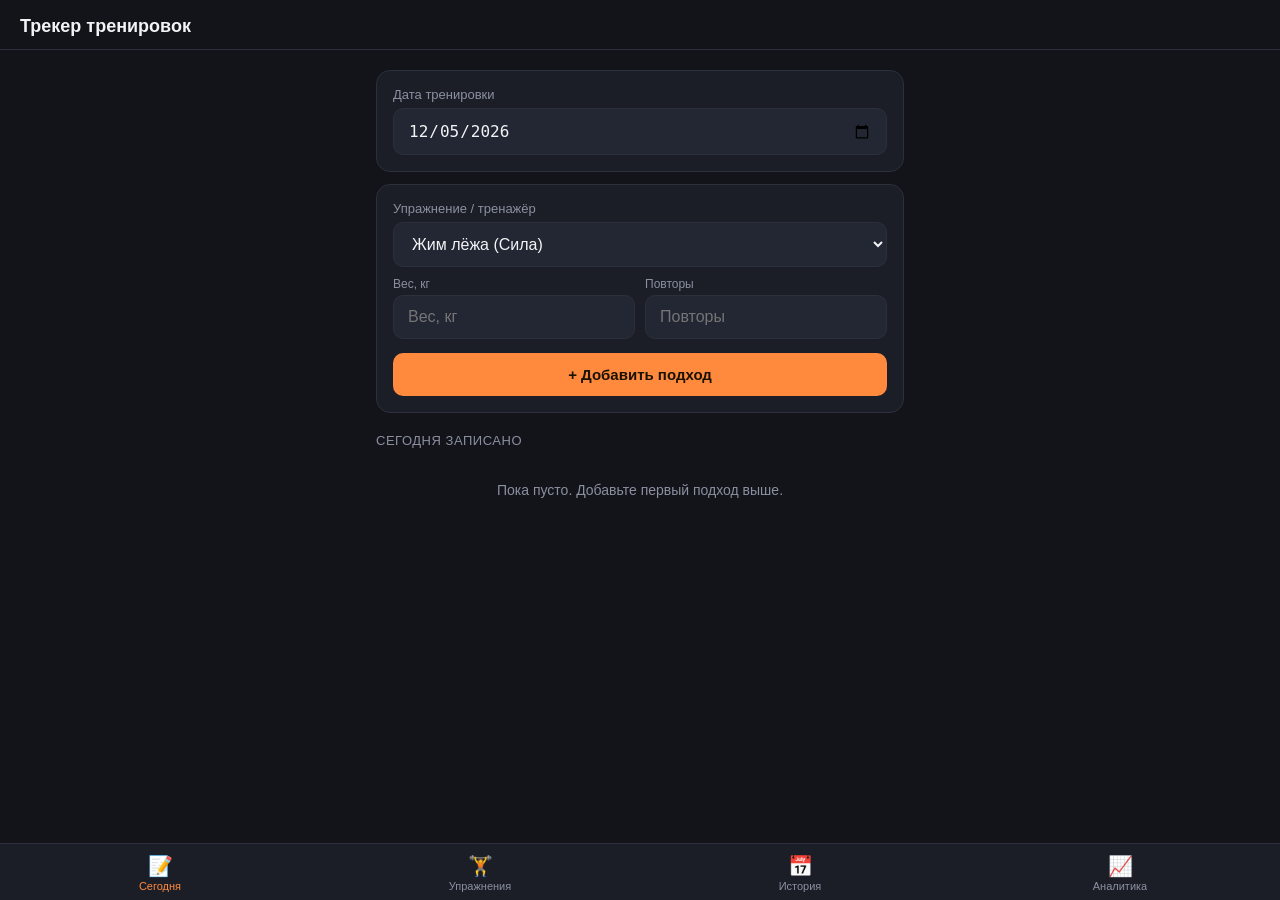
<file: workout/index.html>
<!DOCTYPE html>
<html lang="ru">
<head>
  <meta charset="UTF-8">
  <meta name="viewport" content="width=device-width, initial-scale=1.0, viewport-fit=cover">
  <title>Трекер тренировок</title>
  <meta name="description" content="Личный трекер тренировок: упражнения, веса, история и аналитика прогресса.">
  <meta name="theme-color" content="#12141a">
  <link rel="manifest" href="manifest.json">
  <link rel="icon" href="icon.svg" type="image/svg+xml">
  <link rel="apple-touch-icon" href="icon.svg">
  <link rel="stylesheet" href="styles.css">
</head>
<body>
  <header class="app-header">
    <h1>Трекер тренировок</h1>
  </header>

  <main class="app-main">
    <section id="panel-log" class="tab-panel active"></section>
    <section id="panel-library" class="tab-panel"></section>
    <section id="panel-history" class="tab-panel"></section>
    <section id="panel-analytics" class="tab-panel"></section>
  </main>

  <nav class="bottom-nav">
    <button class="nav-btn active" data-tab="log">
      <span class="nav-icon">📝</span>
      <span>Сегодня</span>
    </button>
    <button class="nav-btn" data-tab="library">
      <span class="nav-icon">🏋️</span>
      <span>Упражнения</span>
    </button>
    <button class="nav-btn" data-tab="history">
      <span class="nav-icon">📅</span>
      <span>История</span>
    </button>
    <button class="nav-btn" data-tab="analytics">
      <span class="nav-icon">📈</span>
      <span>Аналитика</span>
    </button>
  </nav>

  <script src="app.js"></script>
</body>
</html>
</file>
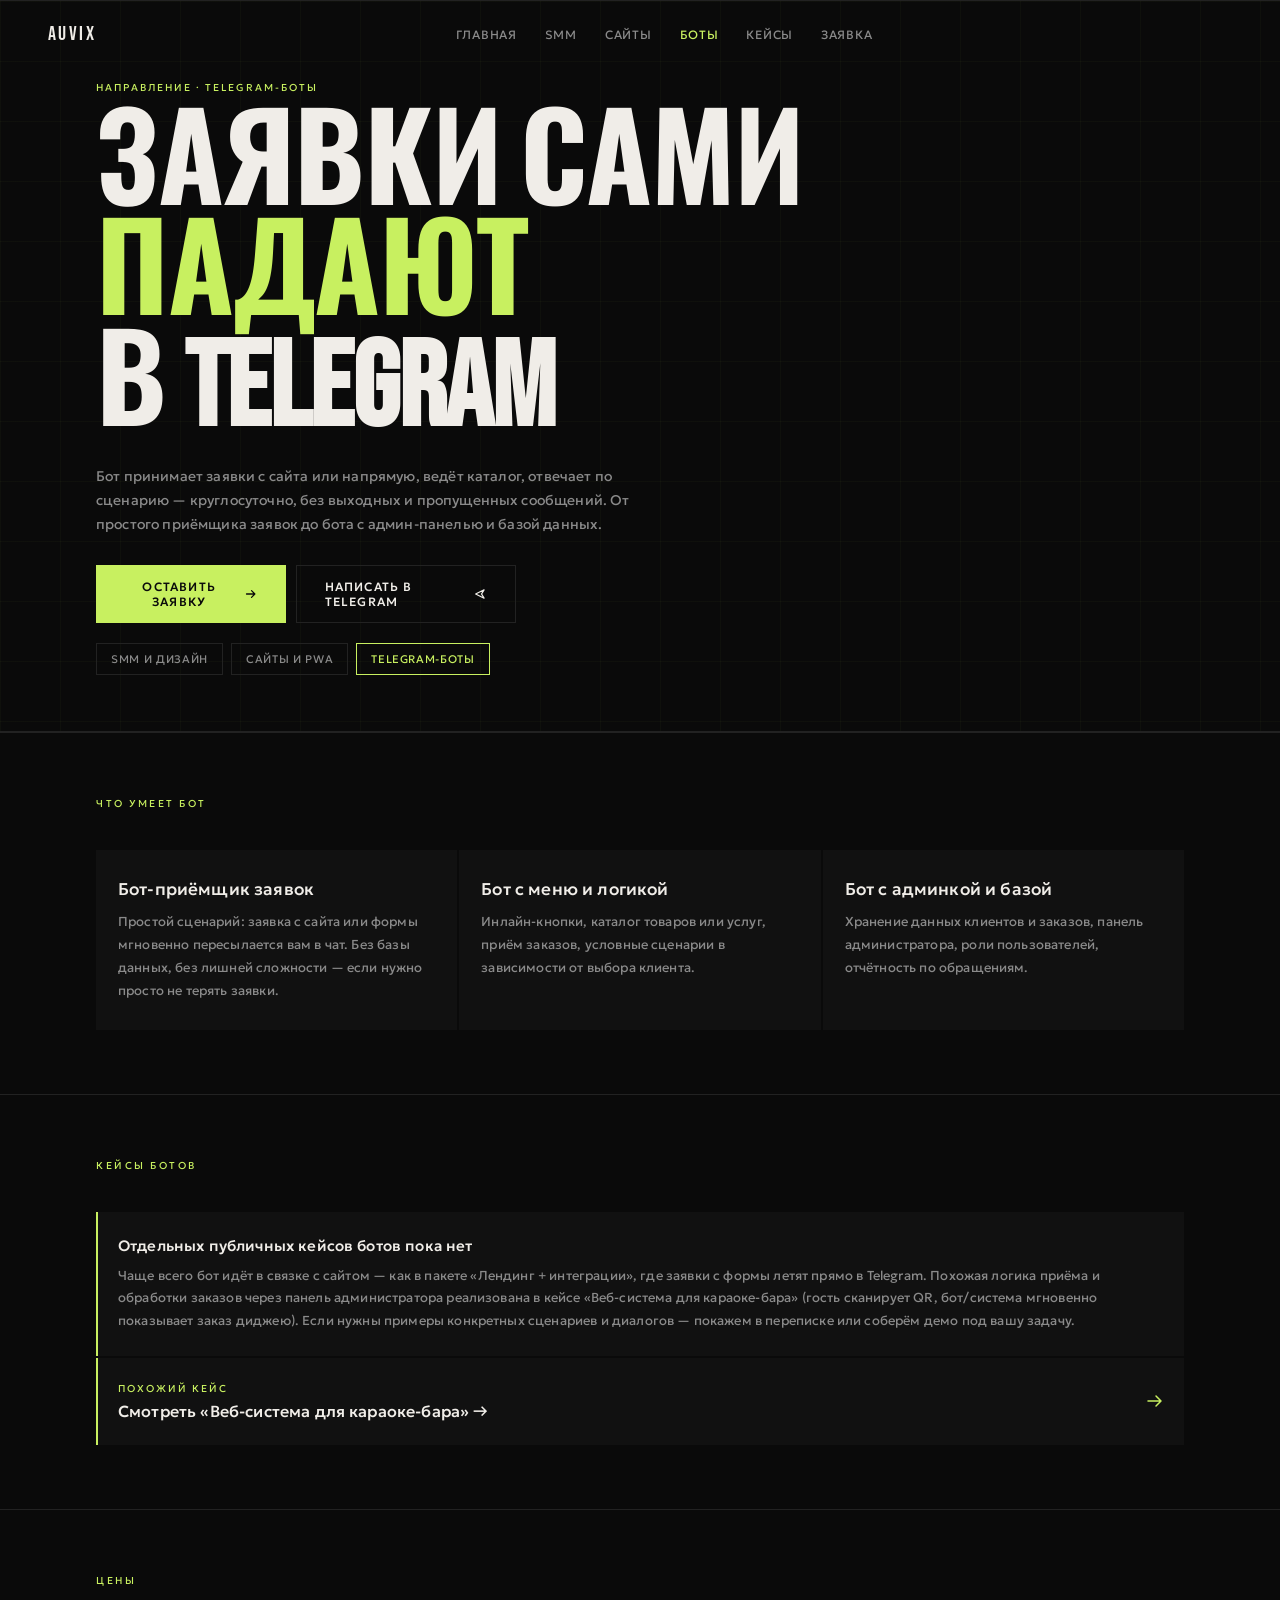
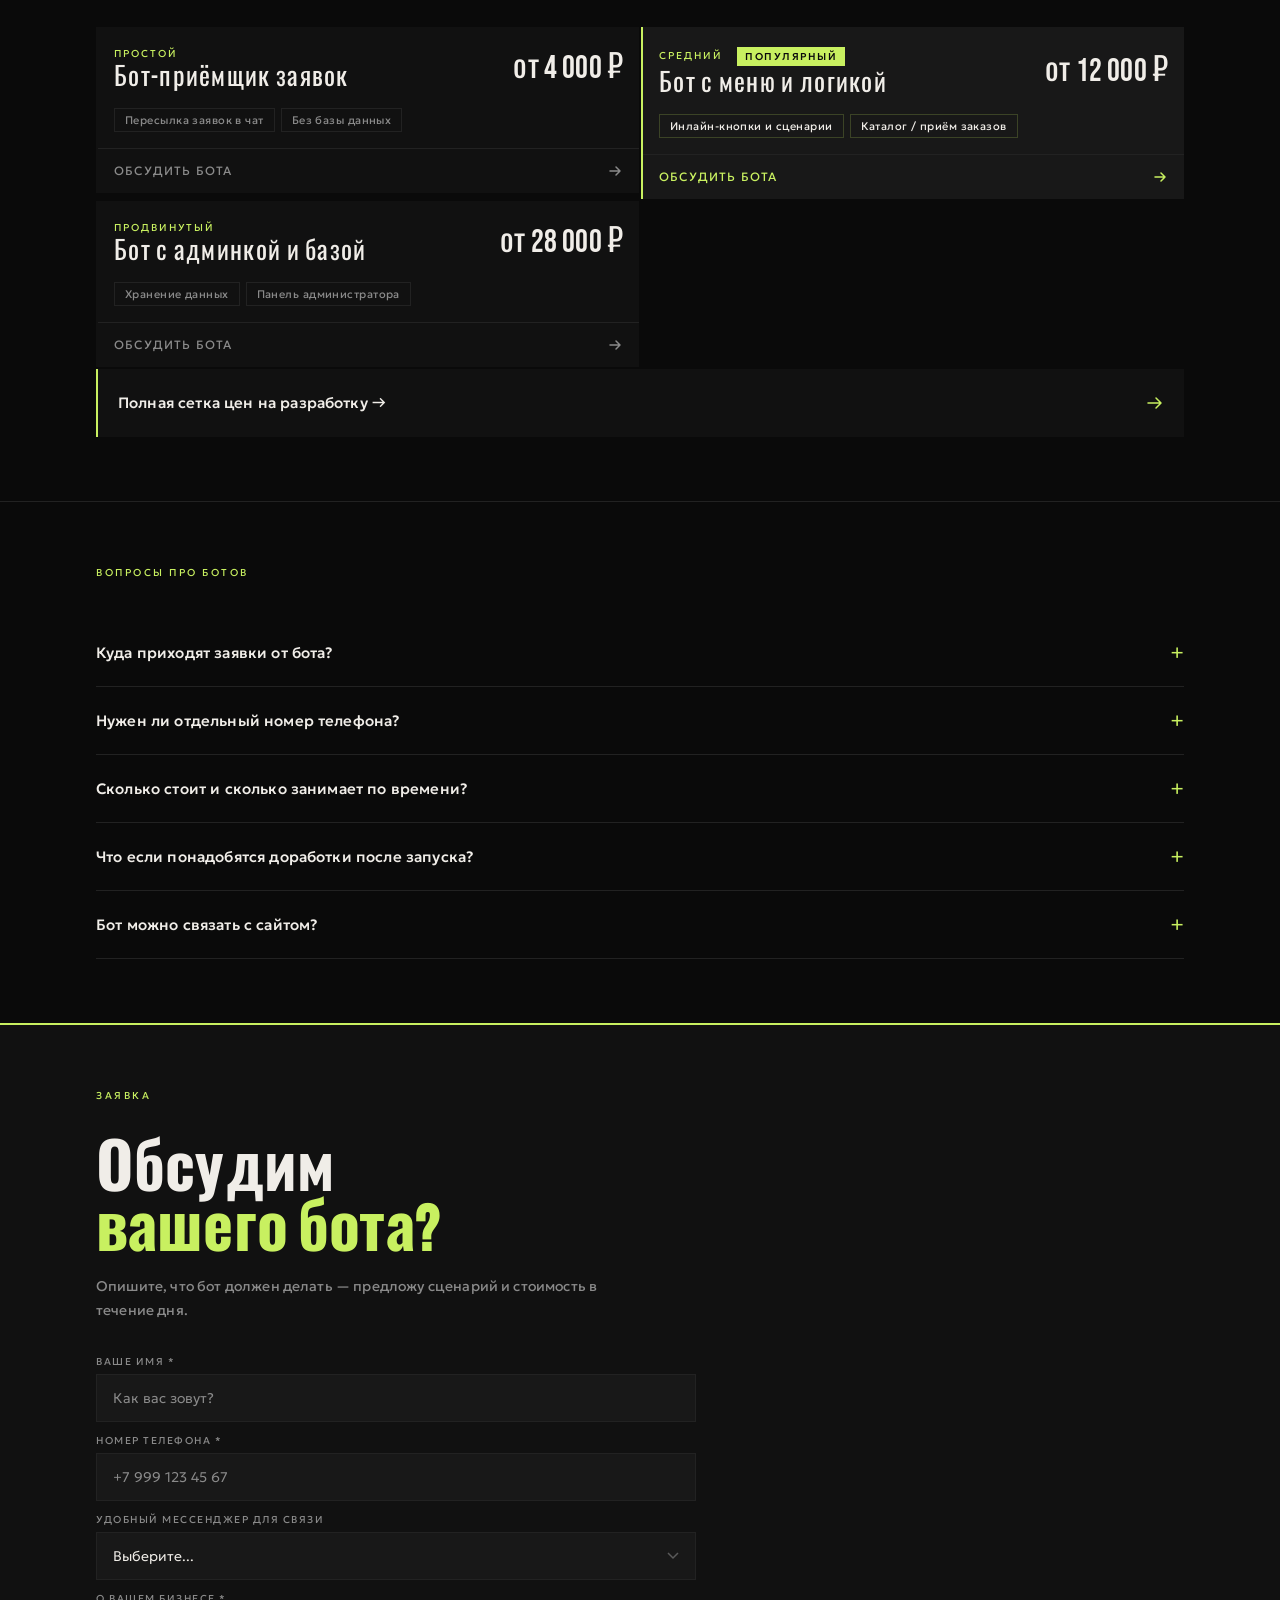
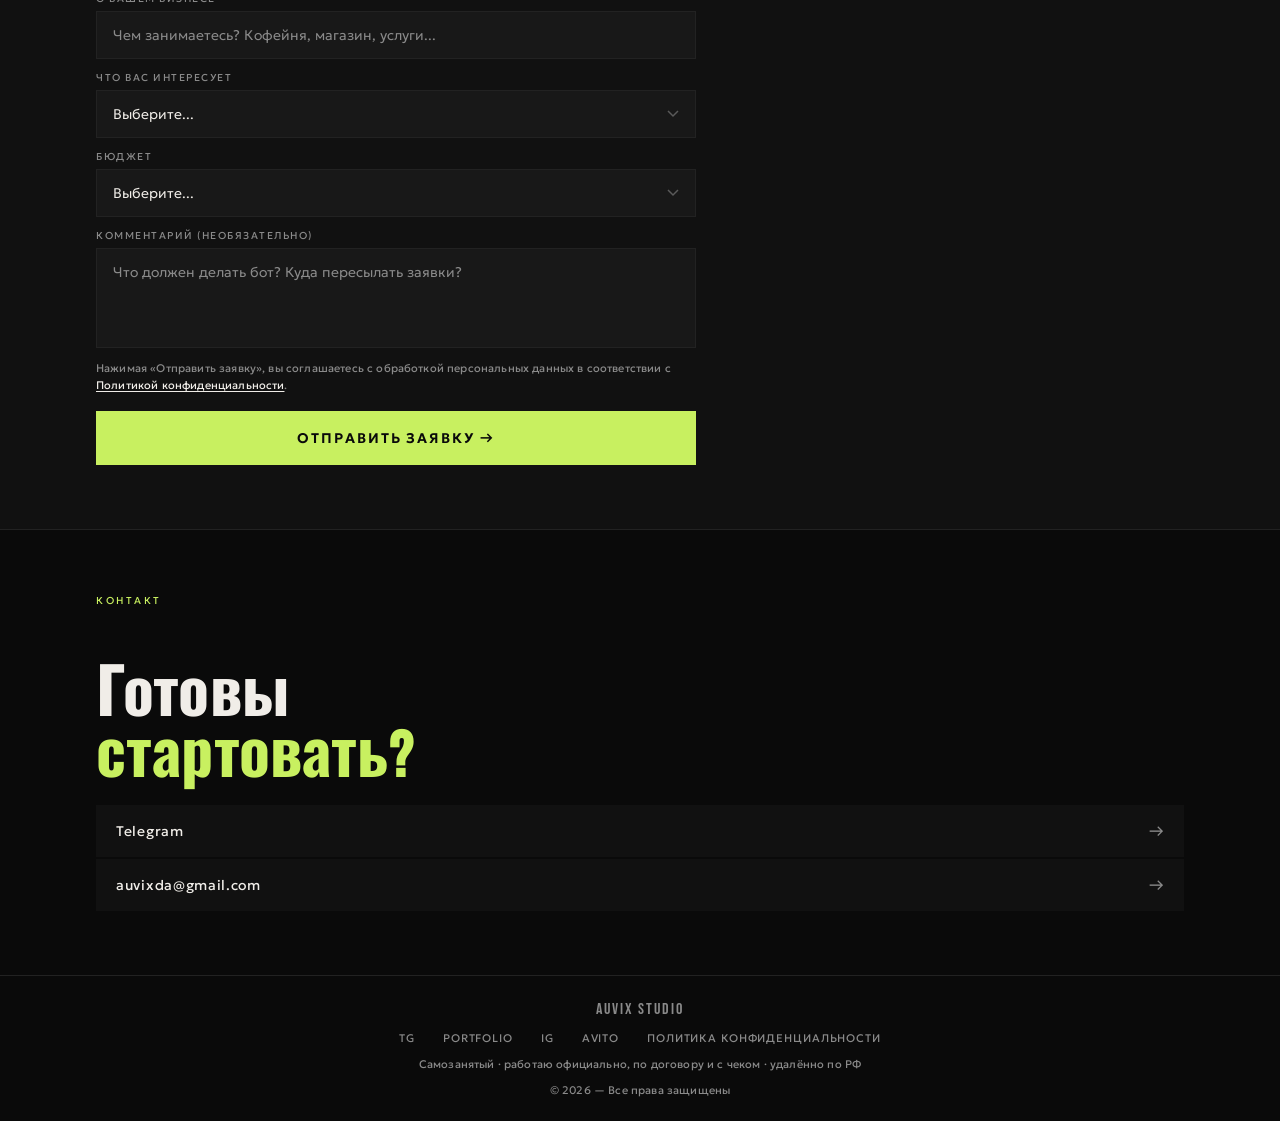
<file: bots.html>
<!DOCTYPE html>
<html lang="ru">
<head>
<meta charset="UTF-8">
<meta name="viewport" content="width=device-width, initial-scale=1.0, viewport-fit=cover">
<title>Telegram-боты — AUVIX Studio</title>
<meta name="description" content="Telegram-бот для приёма заявок, каталога и автоматизации общения с клиентами. От простого приёмщика заявок до бота с админкой и базой данных.">
<link rel="canonical" href="https://auvixstudio.ru/bots.html">
<link rel="icon" href="favicon.svg" type="image/svg+xml">
<link rel="icon" href="favicon-96.png" sizes="96x96" type="image/png">
<link rel="apple-touch-icon" href="apple-touch-icon.png">
<meta property="og:type" content="website">
<meta property="og:site_name" content="AUVIX Studio">
<meta property="og:locale" content="ru_RU">
<meta property="og:url" content="https://auvixstudio.ru/bots.html">
<meta property="og:title" content="Telegram-боты — AUVIX Studio">
<meta property="og:description" content="Telegram-бот для приёма заявок, каталога и автоматизации общения с клиентами. От простого приёмщика заявок до бота с админкой и базой данных.">
<meta property="og:image" content="https://auvixstudio.ru/og-bots.jpg">
<meta property="og:image:width" content="1200">
<meta property="og:image:height" content="630">
<meta property="og:image:alt" content="Telegram-боты — AUVIX Studio">
<meta name="twitter:card" content="summary_large_image">
<meta name="twitter:title" content="Telegram-боты — AUVIX Studio">
<meta name="twitter:description" content="Telegram-бот для приёма заявок, каталога и автоматизации общения с клиентами. От простого приёмщика заявок до бота с админкой и базой данных.">
<meta name="twitter:image" content="https://auvixstudio.ru/og-bots.jpg">
<script>
  (function () {
    var isTelegram = /tgWebApp/.test(location.href) || !!window.TelegramWebviewProxy || /Telegram/i.test(navigator.userAgent);
    if (isTelegram) {
      document.write('<script src="https://telegram.org/js/telegram-web-app.js"><\/script>');
    }
  })();
</script>
<link rel="preconnect" href="https://fonts.googleapis.com">
<link rel="preconnect" href="https://fonts.gstatic.com" crossorigin>
<link href="https://fonts.googleapis.com/css2?family=Bebas+Neue&family=Geologica:wght@300;400;500&family=Oswald:wght@500&display=swap" rel="stylesheet">
<link rel="stylesheet" href="styles.css">
<!-- Yandex.Metrika counter -->
<script type="text/javascript">
   (function(m,e,t,r,i,k,a){m[i]=m[i]||function(){(m[i].a=m[i].a||[]).push(arguments)};
   m[i].l=1*new Date();
   for (var j = 0; j < document.scripts.length; j++) {if (document.scripts[j].src === r) { return; }}
   k=e.createElement(t),a=e.getElementsByTagName(t)[0],k.async=1,k.src=r,a.parentNode.insertBefore(k,a)})
   (window, document, "script", "https://mc.yandex.ru/metrika/tag.js", "ym");
   ym(109533947, "init", { clickmap:true, trackLinks:true, accurateTrackBounce:true, webvisor:true });
</script>
<noscript><div><img src="https://mc.yandex.ru/watch/109533947" style="position:absolute; left:-9999px;" alt="" /></div></noscript>
<!-- /Yandex.Metrika counter -->
</head>
<body>

<div class="scroll-line" id="scrollLine"></div>

<!-- MOBILE NAV -->
<div class="mobile-nav" id="mobileNav">
  <a href="index.html" onclick="closeMobileNav()">Главная</a>
  <a href="smm.html" onclick="closeMobileNav()">SMM</a>
  <a href="web.html" onclick="closeMobileNav()">Сайты</a>
  <a href="cases.html" onclick="closeMobileNav()">Кейсы</a>
  <a href="#apply" onclick="closeMobileNav()">Заявка</a>
  <a href="https://t.me/auvixs" target="_blank" class="nav-tg-mob" onclick="closeMobileNav()">Telegram канал</a>
</div>

<a href="#" class="back-to-top" id="backToTop" aria-label="Наверх">↑</a>

<!-- NAV -->
<nav id="navbar">
  <a href="index.html" class="logo">AUVIX</a>
  <div class="nav-desktop">
    <a href="index.html">Главная</a>
    <a href="smm.html">SMM</a>
    <a href="web.html">Сайты</a>
    <a href="bots.html" class="active">Боты</a>
    <a href="cases.html">Кейсы</a>
    <a href="#apply">Заявка</a>
  </div>
  <div class="nav-right">
    <a href="cases.html" class="nav-tg-portfolio">Кейсы</a>
    <button class="burger" id="burgerBtn" onclick="toggleMobileNav()" aria-label="Меню">
      <span></span><span></span><span></span>
    </button>
  </div>
</nav>

<!-- HERO -->
<section id="hero" class="hero-bordered">
  <div class="hero-grid"></div>
  <div style="position:relative; z-index:1;">
    <div class="hero-tag">Направление · Telegram-боты</div>
    <h1 class="hero-title">ЗАЯВКИ САМИ<br><span class="accent">ПАДАЮТ</span><br>В TELEGRAM</h1>
    <p class="hero-sub">Бот принимает заявки с сайта или напрямую, ведёт каталог, отвечает по сценарию — круглосуточно, без выходных и пропущенных сообщений. От простого приёмщика заявок до бота с админ-панелью и базой данных.</p>
    <div class="hero-btns" style="margin-top:28px; max-width:420px;">
      <button class="hero-cta" onclick="scrollToApply()">
        Оставить заявку
        <svg width="16" height="16" viewBox="0 0 16 16" fill="none"><path d="M3 8h10M9 4l4 4-4 4" stroke="#0a0a0a" stroke-width="1.5" stroke-linecap="round" stroke-linejoin="round"/></svg>
      </button>
      <a href="https://t.me/idwvw" target="_blank" class="hero-cta-ghost">
        Написать в Telegram
        <svg width="16" height="16" viewBox="0 0 16 16" fill="none"><path d="M2 8l10-5-3 5 3 5-10-5z" stroke="currentColor" stroke-width="1.5" stroke-linejoin="round"/></svg>
      </a>
    </div>
    <div class="direction-switch">
      <a href="smm.html">SMM и дизайн</a>
      <a href="web.html">Сайты и PWA</a>
      <a href="bots.html" class="active">Telegram-боты</a>
    </div>
  </div>
</section>

<!-- SERVICES -->
<section id="services">
  <div class="section-label">Что умеет бот</div>
  <div class="services-grid reveal">
    <div class="service">
      <div class="service-title">Бот-приёмщик заявок</div>
      <div class="service-desc">Простой сценарий: заявка с сайта или формы мгновенно пересылается вам в чат. Без базы данных, без лишней сложности — если нужно просто не терять заявки.</div>
    </div>
    <div class="service">
      <div class="service-title">Бот с меню и логикой</div>
      <div class="service-desc">Инлайн-кнопки, каталог товаров или услуг, приём заказов, условные сценарии в зависимости от выбора клиента.</div>
    </div>
    <div class="service">
      <div class="service-title">Бот с админкой и базой</div>
      <div class="service-desc">Хранение данных клиентов и заказов, панель администратора, роли пользователей, отчётность по обращениям.</div>
    </div>
  </div>
</section>

<!-- PROOF / HONEST NOTE -->
<section id="cases-preview">
  <div class="section-label">Кейсы ботов</div>
  <div class="reveal" style="background:var(--bg2); padding:24px 20px; border-left:2px solid var(--accent);">
    <div style="font-size:15px; font-weight:500; color:var(--white); margin-bottom:10px;">Отдельных публичных кейсов ботов пока нет</div>
    <div style="font-size:13px; color:var(--gray); line-height:1.7;">Чаще всего бот идёт в связке с сайтом — как в пакете «Лендинг + интеграции», где заявки с формы летят прямо в Telegram. Похожая логика приёма и обработки заказов через панель администратора реализована в кейсе «Веб-система для караоке-бара» (гость сканирует QR, бот/система мгновенно показывает заказ диджею). Если нужны примеры конкретных сценариев и диалогов — покажем в переписке или соберём демо под вашу задачу.</div>
  </div>
  <div class="reveal" style="margin-top:2px;">
    <a href="cases.html?filter=web" class="case-teaser">
      <div>
        <div style="font-size:10px; letter-spacing:0.2em; text-transform:uppercase; color:var(--accent); margin-bottom:6px;">Похожий кейс</div>
        <div style="font-size:16px; font-weight:500; color:var(--white);">Смотреть «Веб-система для караоке-бара» →</div>
      </div>
      <svg width="20" height="20" viewBox="0 0 20 20" fill="none" style="flex-shrink:0; margin-left:16px;"><path d="M4 10h12M12 5l5 5-5 5" stroke="#c8f060" stroke-width="1.5" stroke-linecap="round" stroke-linejoin="round"/></svg>
    </a>
  </div>
</section>

<!-- PRICING PREVIEW -->
<section id="pricing-preview">
  <div class="section-label">Цены</div>
  <div class="pricing-table reveal">
    <div class="plan-row">
      <div class="plan-head">
        <div class="plan-left"><div class="plan-tag">Простой</div><div class="plan-name">Бот-приёмщик заявок</div></div>
        <div class="plan-right"><div class="plan-price">от&nbsp;4&nbsp;000&nbsp;₽</div></div>
      </div>
      <div class="plan-features">
        <span class="feat-tag">Пересылка заявок в чат</span>
        <span class="feat-tag">Без базы данных</span>
      </div>
      <a href="bots.html?package=ТГ-бот+·+Приёмщик+заявок+·+от+4+000+₽#apply" class="plan-cta" onclick="ym(109533947,'reachGoal','package_click')">
        <span>Обсудить бота</span>
        <svg width="16" height="16" viewBox="0 0 16 16" fill="none"><path d="M3 8h10M9 4l4 4-4 4" stroke="currentColor" stroke-width="1.5" stroke-linecap="round" stroke-linejoin="round"/></svg>
      </a>
    </div>
    <div class="plan-row popular">
      <div class="plan-head">
        <div class="plan-left"><div class="plan-tag">Средний <span class="popular-badge">Популярный</span></div><div class="plan-name">Бот с меню и логикой</div></div>
        <div class="plan-right"><div class="plan-price">от&nbsp;12&nbsp;000&nbsp;₽</div></div>
      </div>
      <div class="plan-features">
        <span class="feat-tag">Инлайн-кнопки и сценарии</span>
        <span class="feat-tag">Каталог / приём заказов</span>
      </div>
      <a href="bots.html?package=ТГ-бот+·+С+меню+и+логикой+·+от+12+000+₽#apply" class="plan-cta" onclick="ym(109533947,'reachGoal','package_click')">
        <span>Обсудить бота</span>
        <svg width="16" height="16" viewBox="0 0 16 16" fill="none"><path d="M3 8h10M9 4l4 4-4 4" stroke="currentColor" stroke-width="1.5" stroke-linecap="round" stroke-linejoin="round"/></svg>
      </a>
    </div>
    <div class="plan-row">
      <div class="plan-head">
        <div class="plan-left"><div class="plan-tag">Продвинутый</div><div class="plan-name">Бот с админкой и базой</div></div>
        <div class="plan-right"><div class="plan-price">от&nbsp;28&nbsp;000&nbsp;₽</div></div>
      </div>
      <div class="plan-features">
        <span class="feat-tag">Хранение данных</span>
        <span class="feat-tag">Панель администратора</span>
      </div>
      <a href="bots.html?package=ТГ-бот+·+С+админкой+и+базой+·+от+28+000+₽#apply" class="plan-cta" onclick="ym(109533947,'reachGoal','package_click')">
        <span>Обсудить бота</span>
        <svg width="16" height="16" viewBox="0 0 16 16" fill="none"><path d="M3 8h10M9 4l4 4-4 4" stroke="currentColor" stroke-width="1.5" stroke-linecap="round" stroke-linejoin="round"/></svg>
      </a>
    </div>
  </div>
  <div class="reveal" style="margin-top:2px;">
    <a href="prices.html#dev-bots" class="case-teaser">
      <div><div style="font-size:15px; font-weight:500; color:var(--white);">Полная сетка цен на разработку →</div></div>
      <svg width="20" height="20" viewBox="0 0 20 20" fill="none" style="flex-shrink:0; margin-left:16px;"><path d="M4 10h12M12 5l5 5-5 5" stroke="#c8f060" stroke-width="1.5" stroke-linecap="round" stroke-linejoin="round"/></svg>
    </a>
  </div>
</section>

<!-- FAQ -->
<section id="faq">
  <div class="section-label">Вопросы про ботов</div>
  <div class="reveal">
    <div class="faq-item">
      <div class="faq-q" onclick="toggleFaq(this)"><span>Куда приходят заявки от бота?</span><span class="faq-arrow">+</span></div>
      <div class="faq-a">В ваш личный или рабочий Telegram-чат, мгновенно, без почты и лишних шагов. Можно настроить пересылку сразу нескольким людям.</div>
    </div>
    <div class="faq-item">
      <div class="faq-q" onclick="toggleFaq(this)"><span>Нужен ли отдельный номер телефона?</span><span class="faq-arrow">+</span></div>
      <div class="faq-a">Нет. Бот создаётся через официальный @BotFather и работает как отдельный аккаунт со своим именем — ваш личный номер нигде не используется и не виден клиентам.</div>
    </div>
    <div class="faq-item">
      <div class="faq-q" onclick="toggleFaq(this)"><span>Сколько стоит и сколько занимает по времени?</span><span class="faq-arrow">+</span></div>
      <div class="faq-a">От 4&nbsp;000&nbsp;₽ за простого приёмщика заявок до 28&nbsp;000&nbsp;₽ и выше за бота с базой данных и админкой. Срок называю после брифа — зависит от сложности сценариев.</div>
    </div>
    <div class="faq-item">
      <div class="faq-q" onclick="toggleFaq(this)"><span>Что если понадобятся доработки после запуска?</span><span class="faq-arrow">+</span></div>
      <div class="faq-a">По запросу — сопровождение: новые сценарии, кнопки, интеграции. Формат и условия обсуждаются индивидуально под проект.</div>
    </div>
    <div class="faq-item">
      <div class="faq-q" onclick="toggleFaq(this)"><span>Бот можно связать с сайтом?</span><span class="faq-arrow">+</span></div>
      <div class="faq-a">Да, это самый частый сценарий — форма на сайте отправляет заявку прямо в бота. Подробнее в пакете «Лендинг + интеграции» на странице «<a href="web.html" style="color:var(--accent);">Сайты</a>».</div>
    </div>
  </div>
</section>

<!-- APPLICATION FORM -->
<section id="apply" data-direction="bots" data-direction-label="Telegram-боты">
  <div class="section-label">Заявка</div>

  <!-- novalidate: валидацию делает submitApplication() — у неё свои сообщения
       на русском в #formError. required оставлен для скринридеров. -->
  <form id="formContainer" novalidate>
    <h2 class="apply-title">Обсудим<br><span>вашего бота?</span></h2>
    <p class="apply-desc">Опишите, что бот должен делать — предложу сценарий и стоимость в течение дня.</p>

    <div class="package-banner hidden" id="packageBanner">
      <div class="package-banner-icon"><svg width="18" height="18" viewBox="0 0 20 20" fill="none"><path d="M5.5 7h9l-.7 8.5a1.5 1.5 0 01-1.5 1.4H7.7a1.5 1.5 0 01-1.5-1.4L5.5 7z" stroke="#c8f060" stroke-width="1.5" stroke-linejoin="round"/><path d="M7.5 7V5.5a2.5 2.5 0 015 0V7" stroke="#c8f060" stroke-width="1.5" stroke-linecap="round"/></svg></div>
      <div>
        <div class="package-banner-label">Выбранный пакет</div>
        <div class="package-banner-name" id="packageBannerName"></div>
      </div>
      <button class="package-banner-close" type="button" onclick="clearPackage()" title="Убрать">✕</button>
    </div>

    <div class="form-field">
      <label class="form-label" for="f_name">Ваше имя *</label>
      <input type="text" id="f_name" name="name" placeholder="Как вас зовут?" autocomplete="name" required>
    </div>
    <div class="form-field">
      <label class="form-label" for="f_phone">Номер телефона *</label>
      <input type="tel" id="f_phone" name="phone" placeholder="+7 999 123 45 67" autocomplete="tel" required>
    </div>
    <div class="form-field">
      <label class="form-label" for="f_contact">Удобный мессенджер для связи</label>
      <select id="f_contact">
        <option value="">Выберите...</option>
        <option>Telegram</option>
        <option>WhatsApp</option>
        <option>Max</option>
      </select>
    </div>
    <div class="form-field">
      <label class="form-label" for="f_business">О вашем бизнесе *</label>
      <input type="text" id="f_business" name="business" placeholder="Чем занимаетесь? Кофейня, магазин, услуги..." required>
    </div>
    <div class="form-field" id="field_service">
      <label class="form-label" for="f_service">Что вас интересует</label>
      <select id="f_service">
        <option value="">Выберите...</option>
        <option>Бот-приёмщик заявок</option>
        <option>Бот с меню и логикой</option>
        <option>Бот с админкой и базой</option>
        <option>Ещё не знаю — нужна консультация</option>
      </select>
    </div>
    <div class="form-field" id="field_budget">
      <label class="form-label" for="f_budget">Бюджет</label>
      <select id="f_budget">
        <option value="">Выберите...</option>
        <option>до 10 000 ₽</option>
        <option>10 000 — 25 000 ₽</option>
        <option>25 000 — 50 000 ₽</option>
        <option>от 50 000 ₽</option>
        <option>Обсуждаем</option>
      </select>
    </div>
    <div class="form-field">
      <label class="form-label" for="f_comment">Комментарий (необязательно)</label>
      <textarea id="f_comment" name="comment" placeholder="Что должен делать бот? Куда пересылать заявки?"></textarea>
    </div>

    <p style="font-size:11px; color:var(--gray); line-height:1.6; margin-bottom:16px;">Нажимая «Отправить заявку», вы соглашаетесь с обработкой персональных данных в соответствии с <a href="privacy-policy.html" target="_blank" style="color:var(--white); text-decoration:underline; text-underline-offset:2px;">Политикой конфиденциальности</a>.</p>

    <button class="submit-btn" id="submitBtn" type="submit">Отправить заявку →</button>
    <p id="formError" role="alert" style="color:#ff6b6b; font-size:12px; margin-top:10px; display:none;"></p>
  </form>

  <div class="success-screen" id="successScreen">
    <div class="success-icon"><svg width="56" height="56" viewBox="0 0 56 56" fill="none"><circle cx="28" cy="28" r="26" stroke="#c8f060" stroke-width="2"/><path d="M18 28.5L24.5 35L38 20" stroke="#c8f060" stroke-width="2.5" stroke-linecap="round" stroke-linejoin="round"/></svg></div>
    <div class="success-title">Заявка отправлена!</div>
    <div id="successPackageBlock" style="display:none; background:var(--bg3); border-left:3px solid var(--accent); padding:12px 16px; margin:16px 0; text-align:left;">
      <div style="font-size:10px; letter-spacing:0.18em; text-transform:uppercase; color:var(--accent); margin-bottom:4px;">Выбранный пакет</div>
      <div id="successPackageName" style="font-family:'Bebas Neue','Oswald',sans-serif; font-size:16px; color:var(--white);"></div>
    </div>
    <div class="success-text">Заявка отправлена — ожидайте ответа в ближайшее время. Свяжемся с вами в течение дня, уточним детали и стартуем.<br><br>Или можете написать прямо сейчас:</div>
    <a href="https://t.me/idwvw" target="_blank" style="display:inline-flex; align-items:center; gap:8px; background:var(--accent); color:#0a0a0a; padding:14px 28px; font-size:13px; font-weight:500; letter-spacing:0.1em; text-transform:uppercase; text-decoration:none; margin-top:8px;">
      Написать в Telegram →
    </a>
  </div>
</section>

<!-- CONTACT -->
<section id="contact">
  <div class="section-label">Контакт</div>
  <div>
    <h2 class="contact-title">Готовы<br><span>стартовать?</span></h2>
    <div class="contact-links">
      <a href="https://t.me/idwvw" class="contact-link" target="_blank"><span>Telegram</span><span class="link-arrow">→</span></a>
      <a href="mailto:auvixda@gmail.com" class="contact-link"><span>auvixda@gmail.com</span><span class="link-arrow">→</span></a>
    </div>
  </div>
</section>

<footer>
  <div class="footer-logo">AUVIX STUDIO</div>
  <div class="footer-links">
    <a href="https://t.me/idwvw" target="_blank">TG</a>
    <a href="https://t.me/auvixs" target="_blank">Portfolio</a>
    <a href="https://www.instagram.com/ivan988682" target="_blank">IG</a>
    <a href="https://www.avito.ru/brands/676eaa5e4c9947e60a90efe94a3f6d5d" target="_blank">AVITO</a>
    <a href="privacy-policy.html">Политика конфиденциальности</a>
  </div>
  <div class="footer-copy">Самозанятый · работаю официально, по договору и с чеком · удалённо по РФ</div>
  <div class="footer-copy">© 2026 — Все права защищены</div>
</footer>

<!-- CHAT BUTTON -->
<button class="ai-chat-btn" id="aiChatBtn" onclick="toggleAiChat()" aria-label="AI-ассистент">
  <svg width="24" height="24" viewBox="0 0 24 24" fill="none"><circle cx="12" cy="7" r="4" fill="#0a0a0a"/><path d="M3.8 19.8C3.8 15.4 7.5 12.8 12 12.8C16.5 12.8 20.2 15.4 20.2 19.8Z" fill="#0a0a0a"/><circle cx="15.7" cy="7.6" r="1.2" fill="#0a0a0a"/><path d="M15.7 8.8C15.6 10.2 15 11 14.2 12.6" stroke="#0a0a0a" stroke-width="1" stroke-linecap="round"/></svg>
  <span class="chat-tooltip">Спросить ассистента</span>
</button>

<!-- CHAT WINDOW -->
<div class="ai-chat-window" id="aiChatWindow">
  <div class="chat-header">
    <div class="chat-header-dot"></div>
    <div>
      <div class="chat-header-title">Агент AVI</div>
      <div class="chat-header-sub">Ассистент AUVIX Studio</div>
    </div>
    <button class="chat-close" onclick="toggleAiChat()">✕</button>
  </div>

  <div class="chat-messages" id="chatMessages">
    <div class="chat-msg bot">
      <div class="chat-bubble">На связи Агент AVI — ассистент AUVIX Studio. Подскажу по услугам, ценам и кейсам, помогу оставить заявку 👋</div>
      <div class="chat-msg-time">сейчас</div>
    </div>
  </div>

  <div class="chat-typing" id="chatTyping">
    <span></span><span></span><span></span>
  </div>

  <div class="chat-hints" id="chatHints">
    <button class="chat-hint" onclick="sendHint(this)">Сколько стоит?</button>
    <button class="chat-hint" onclick="sendHint(this)">Что входит в пакет?</button>
    <button class="chat-hint" onclick="sendHint(this)">Как начать?</button>
    <button class="chat-hint" onclick="sendHint(this)">Сроки?</button>
  </div>

  <div class="chat-footer">
    <textarea class="chat-input" id="chatInput"
      placeholder="Задайте вопрос..."
      rows="1"
      onkeydown="handleChatKey(event)"></textarea>
    <button class="chat-send" id="chatSendBtn" onclick="sendChatMessage()">→</button>
  </div>
</div>

<script src="app.js" defer></script>
</body>
</html>
</file>
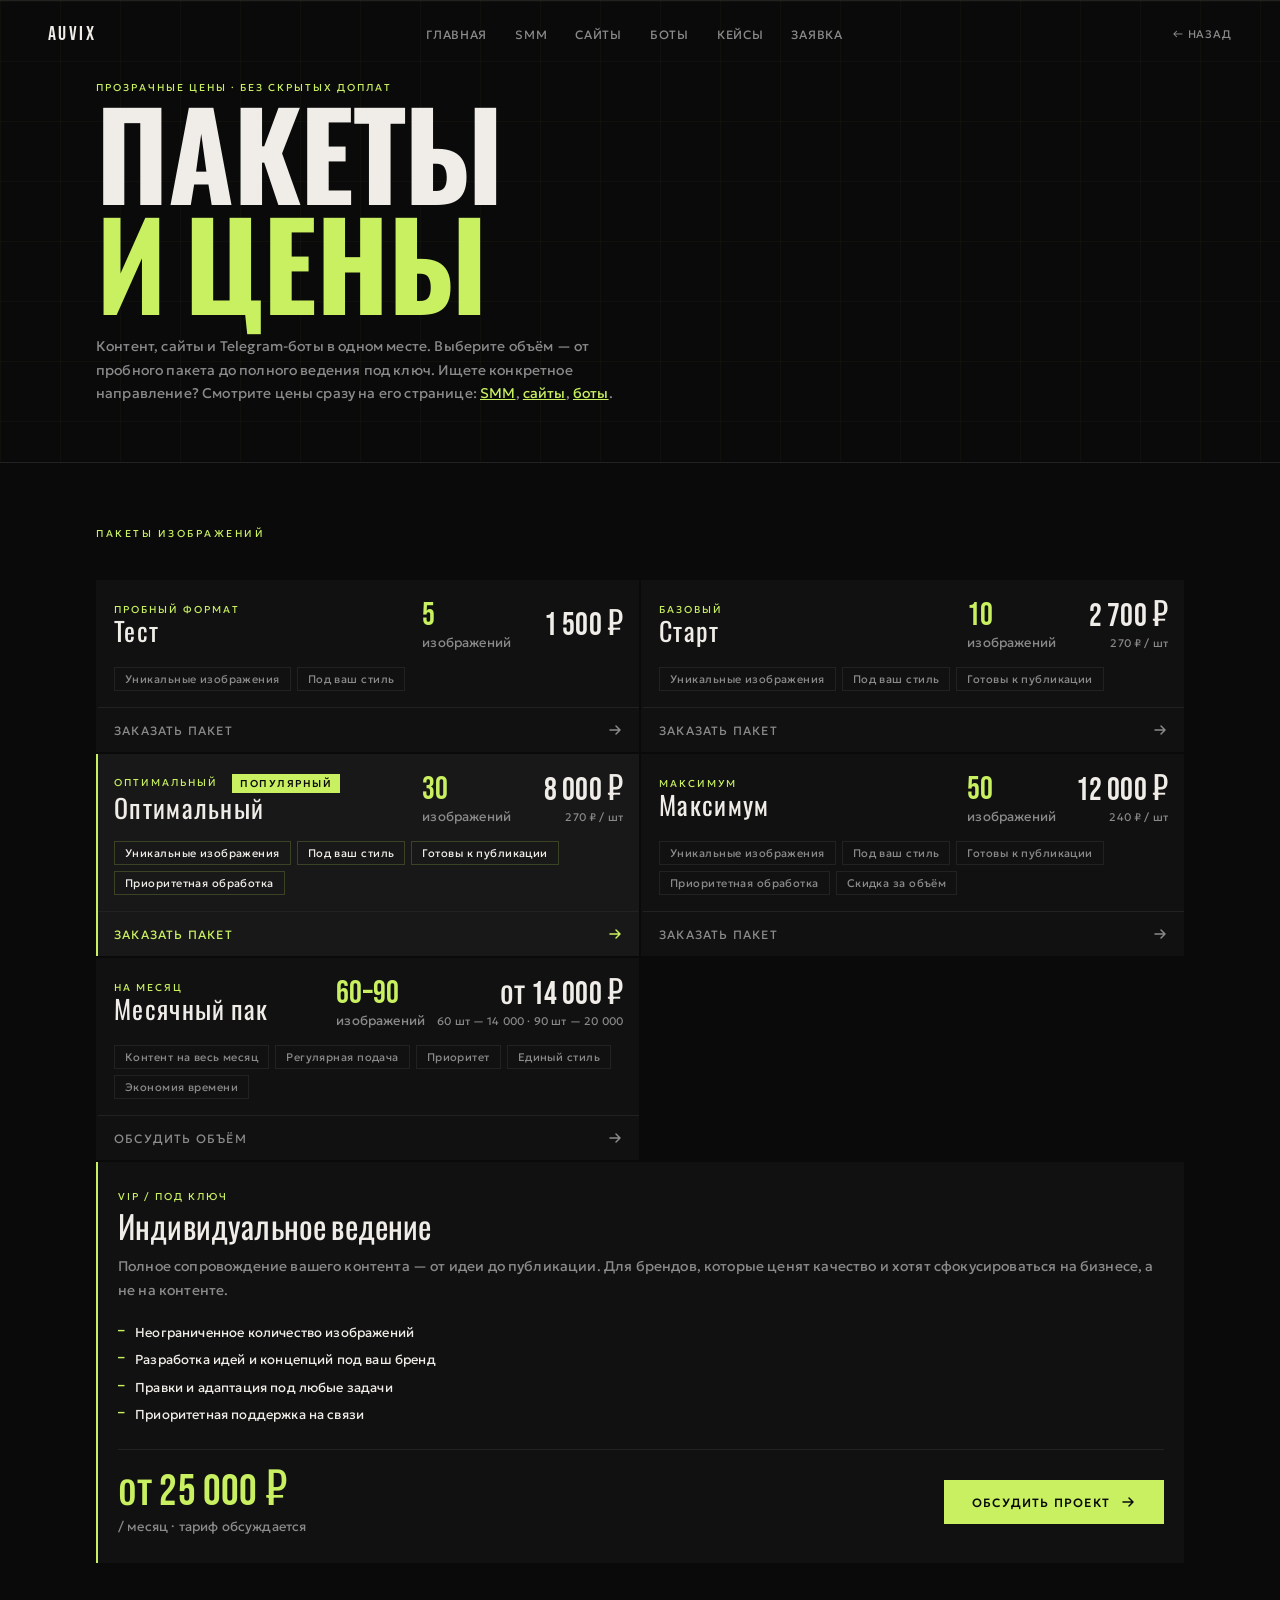
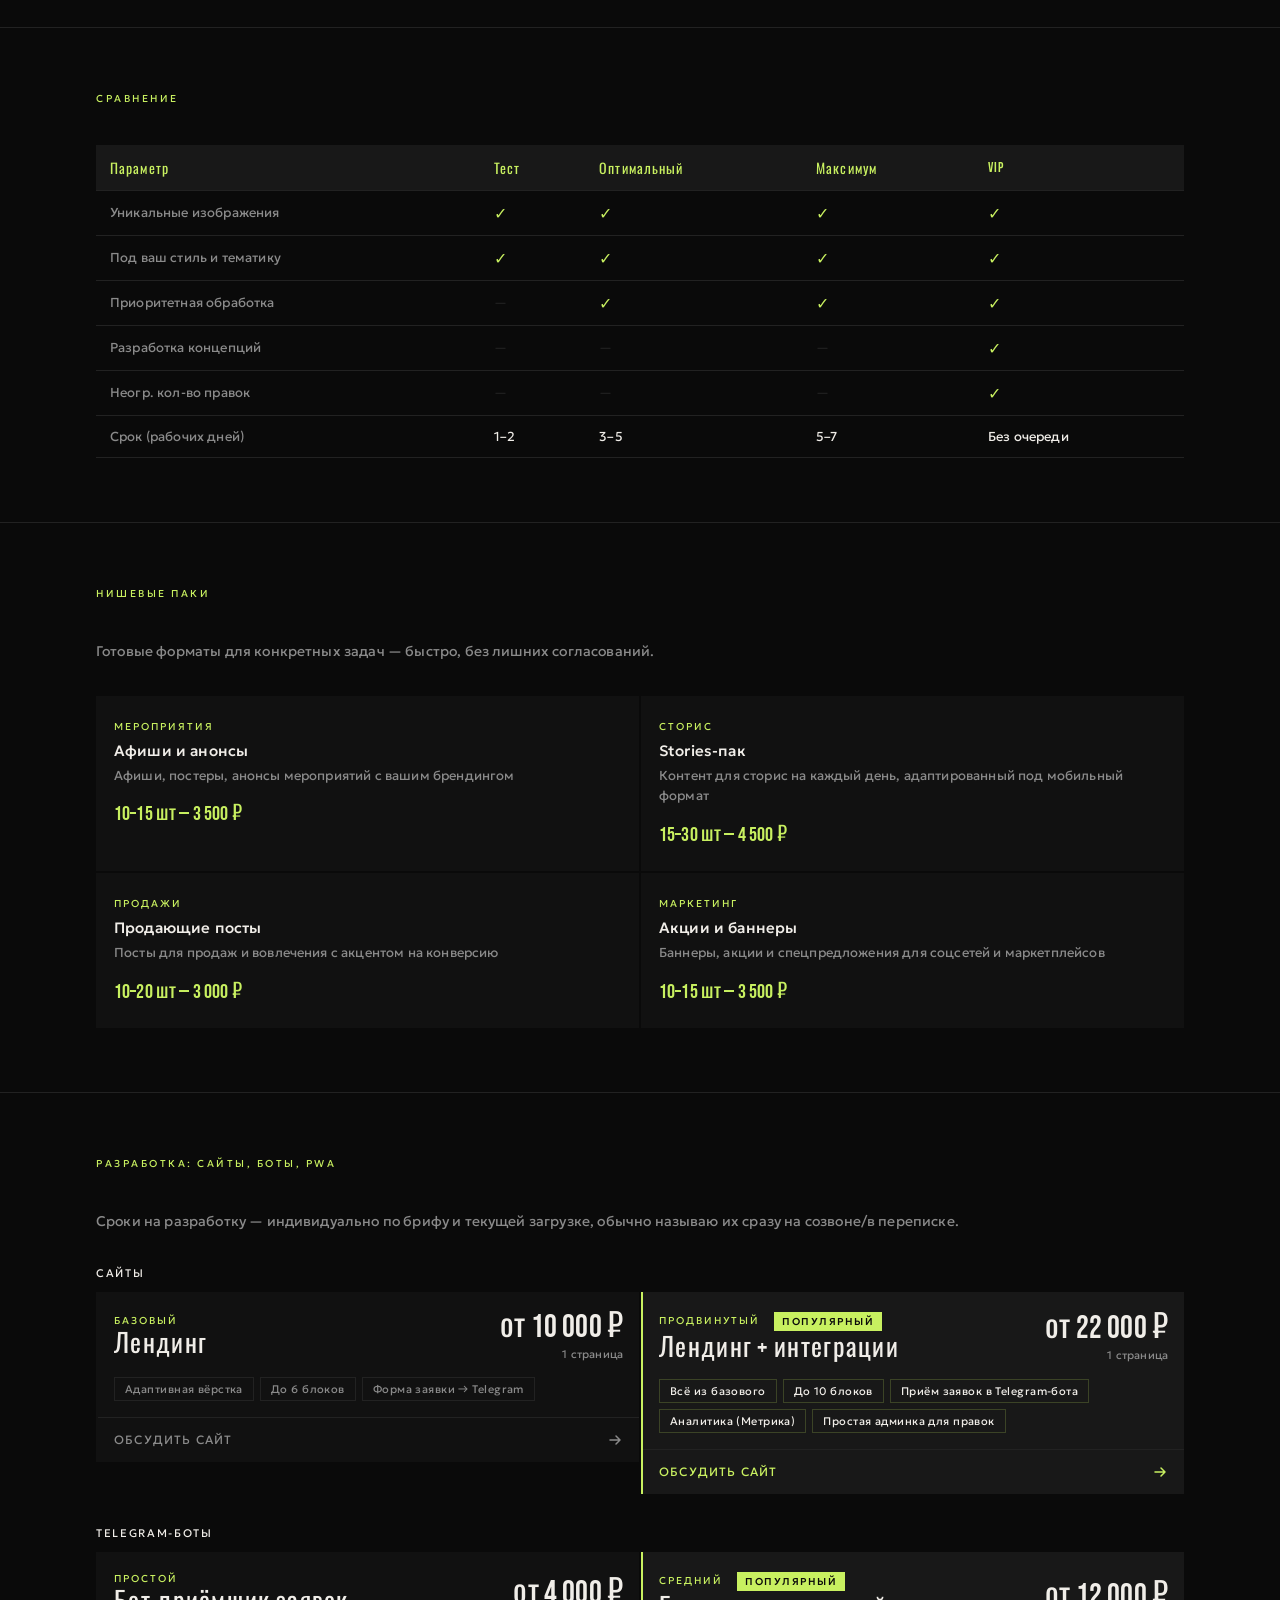
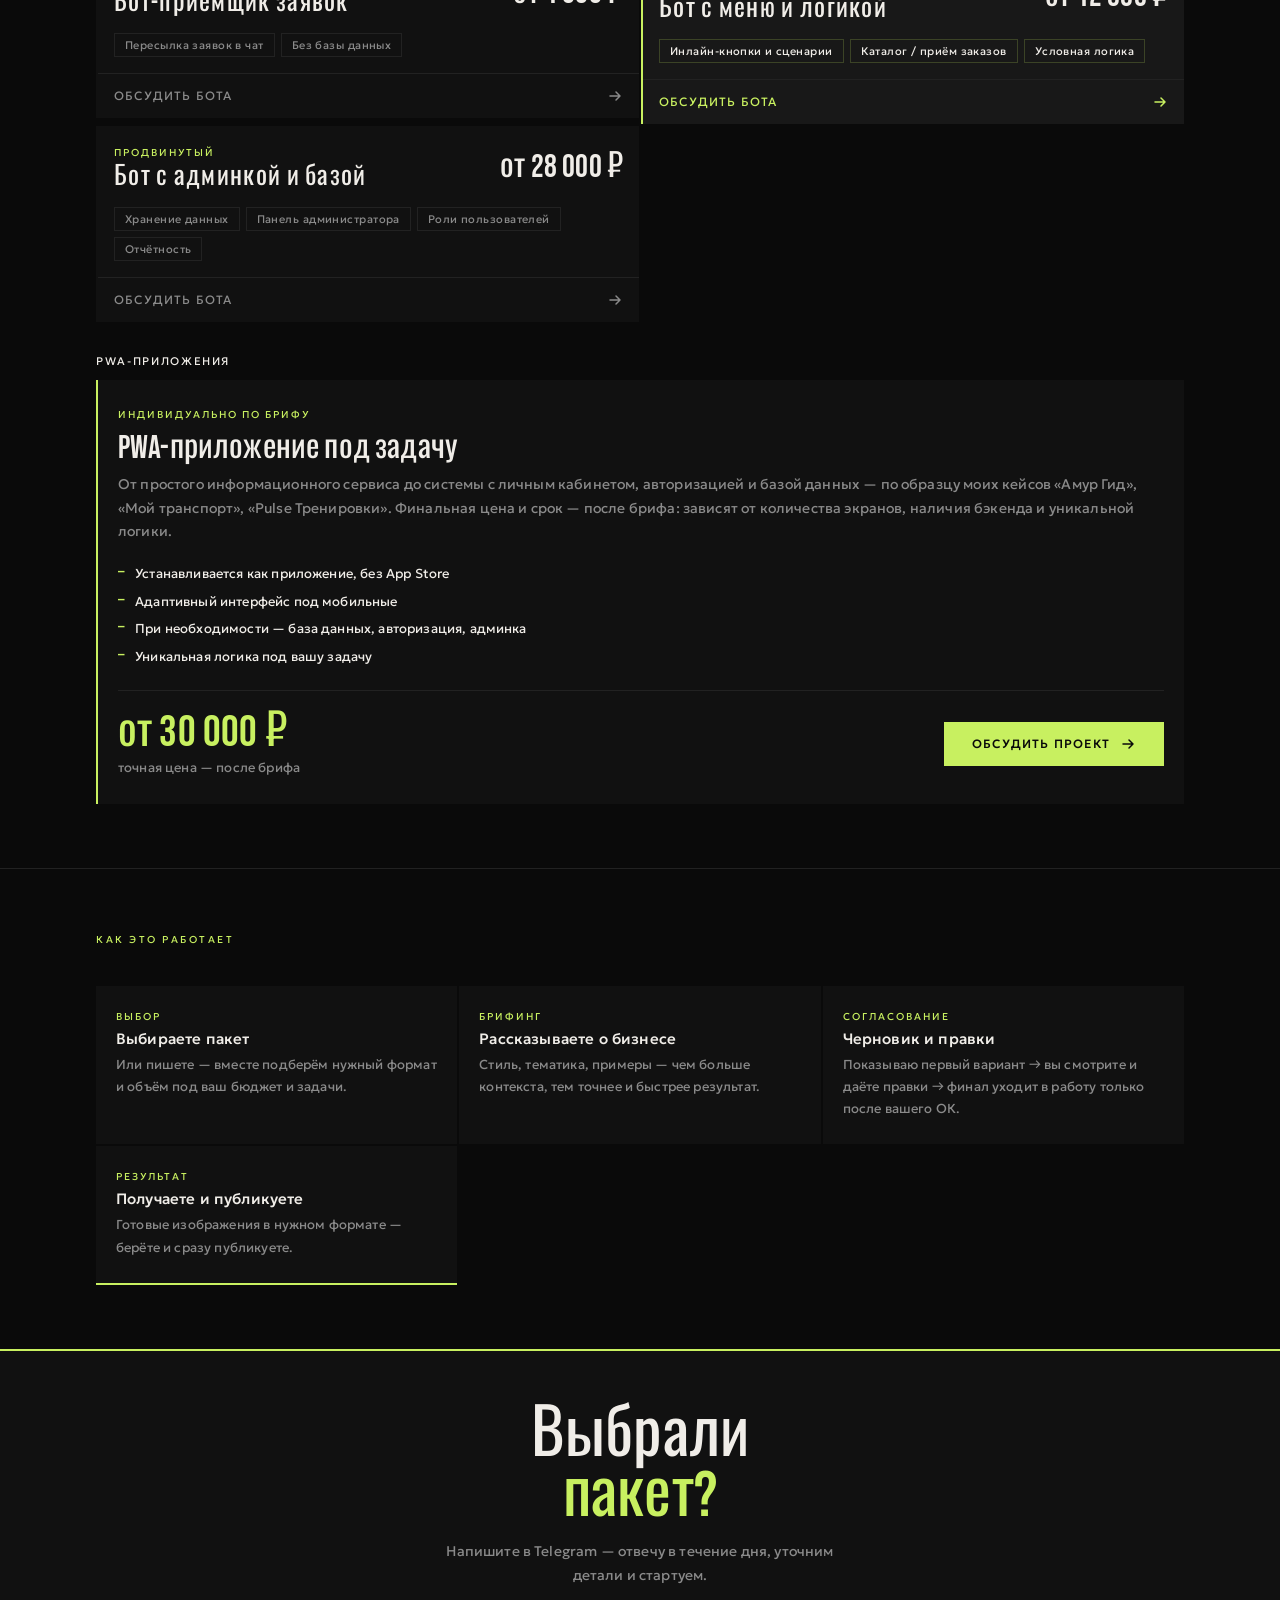
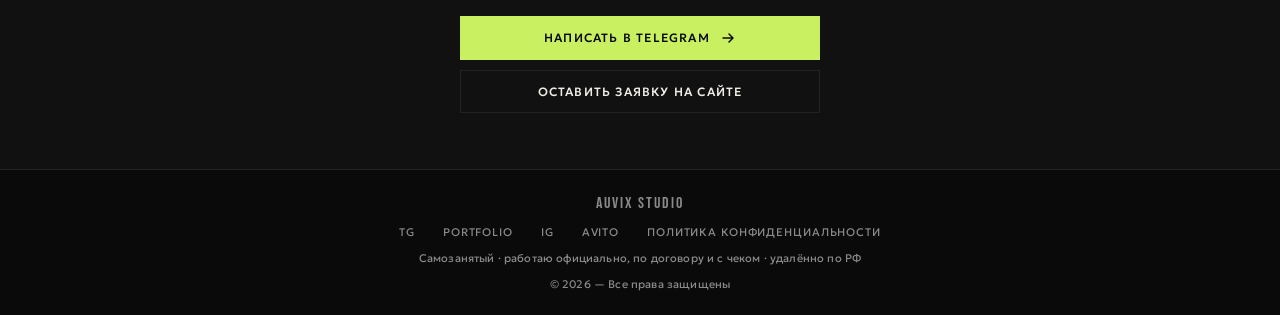
<file: prices.html>
<!DOCTYPE html>
<html lang="ru">
<head>
<meta charset="UTF-8">
<meta name="viewport" content="width=device-width, initial-scale=1.0, viewport-fit=cover">
<title>Пакеты и цены — AUVIX Studio</title>
<meta name="description" content="Прозрачные цены на контент, дизайн, сайты и Telegram-ботов. Пакеты от 1 500 ₽. Полное ведение под ключ.">
<link rel="canonical" href="https://auvixstudio.ru/prices.html">
<link rel="icon" href="favicon.svg" type="image/svg+xml">
<link rel="icon" href="favicon-96.png" sizes="96x96" type="image/png">
<link rel="apple-touch-icon" href="apple-touch-icon.png">
<meta property="og:type" content="website">
<meta property="og:site_name" content="AUVIX Studio">
<meta property="og:locale" content="ru_RU">
<meta property="og:url" content="https://auvixstudio.ru/prices.html">
<meta property="og:title" content="Пакеты и цены — AUVIX Studio">
<meta property="og:description" content="Прозрачные цены на контент, дизайн, сайты и Telegram-ботов. Пакеты от 1 500 ₽. Полное ведение под ключ.">
<meta property="og:image" content="https://auvixstudio.ru/og-image.jpg">
<meta property="og:image:width" content="1200">
<meta property="og:image:height" content="630">
<meta property="og:image:alt" content="Пакеты и цены — AUVIX Studio">
<meta name="twitter:card" content="summary_large_image">
<meta name="twitter:title" content="Пакеты и цены — AUVIX Studio">
<meta name="twitter:description" content="Прозрачные цены на контент, дизайн, сайты и Telegram-ботов. Пакеты от 1 500 ₽. Полное ведение под ключ.">
<meta name="twitter:image" content="https://auvixstudio.ru/og-image.jpg">
<link rel="preconnect" href="https://fonts.googleapis.com">
<link rel="preconnect" href="https://fonts.gstatic.com" crossorigin>
<link href="https://fonts.googleapis.com/css2?family=Bebas+Neue&family=Geologica:wght@300;400;500&family=Oswald:wght@500&display=swap" rel="stylesheet">
<link rel="stylesheet" href="styles.css">
<!-- Yandex.Metrika counter -->
<script type="text/javascript">
   (function(m,e,t,r,i,k,a){m[i]=m[i]||function(){(m[i].a=m[i].a||[]).push(arguments)};
   m[i].l=1*new Date();
   for (var j = 0; j < document.scripts.length; j++) {if (document.scripts[j].src === r) { return; }}
   k=e.createElement(t),a=e.getElementsByTagName(t)[0],k.async=1,k.src=r,a.parentNode.insertBefore(k,a)})
   (window, document, "script", "https://mc.yandex.ru/metrika/tag.js", "ym");
   ym(109533947, "init", {
        clickmap:true,
        trackLinks:true,
        accurateTrackBounce:true,
        webvisor:true
   });
</script>
<noscript><div><img src="https://mc.yandex.ru/watch/109533947" style="position:absolute; left:-9999px;" alt="" /></div></noscript>
<!-- /Yandex.Metrika counter -->
</head>
<body>

<div class="scroll-line" id="scrollLine"></div>

<!-- MOBILE NAV -->
<div class="mobile-nav" id="mobileNav">
  <a href="index.html" onclick="closeMobileNav()">Главная</a>
  <a href="smm.html" onclick="closeMobileNav()">SMM</a>
  <a href="web.html" onclick="closeMobileNav()">Сайты</a>
  <a href="bots.html" onclick="closeMobileNav()">Боты</a>
  <a href="cases.html" onclick="closeMobileNav()">Кейсы</a>
  <a href="index.html#apply" onclick="closeMobileNav()">Заявка</a>
  <a href="https://t.me/auvixs" target="_blank" class="nav-tg-mob" onclick="closeMobileNav()">Telegram канал</a>
</div>

<!-- NAV -->
<nav id="navbar">
  <a href="index.html" class="logo">AUVIX</a>
  <div class="nav-desktop">
    <a href="index.html">Главная</a>
    <a href="smm.html">SMM</a>
    <a href="web.html">Сайты</a>
    <a href="bots.html">Боты</a>
    <a href="cases.html">Кейсы</a>
    <a href="index.html#apply">Заявка</a>
  </div>
  <div class="nav-right">
    <a href="index.html" class="nav-back">← Назад</a>
    <button class="burger" id="burgerBtn" onclick="toggleMobileNav()" aria-label="Меню">
      <span></span><span></span><span></span>
    </button>
  </div>
</nav>

<!-- HERO -->
<section id="hero">
  <div class="hero-grid"></div>
  <div style="position:relative; z-index:1;">
    <div class="hero-tag">Прозрачные цены · Без скрытых доплат</div>
    <h1 class="hero-title">
      ПАКЕТЫ<br>
      <span class="accent">И ЦЕНЫ</span>
    </h1>
    <p class="hero-desc">Контент, сайты и Telegram-боты в одном месте. Выберите объём — от пробного пакета до полного ведения под ключ. Ищете конкретное направление? Смотрите цены сразу на его странице: <a href="smm.html" style="color:var(--accent);">SMM</a>, <a href="web.html" style="color:var(--accent);">сайты</a>, <a href="bots.html" style="color:var(--accent);">боты</a>.</p>
  </div>
</section>

<!-- PRICING -->
<section id="pricing">
  <div class="section-label">Пакеты изображений</div>

  <div class="pricing-table reveal">

    <!-- ТЕСТ -->
    <div class="plan-row">
      <div class="plan-head">
        <div class="plan-left">
          <div class="plan-tag">Пробный формат</div>
          <div class="plan-name">Тест</div>
        </div>
        <div>
          <div class="plan-count">5</div>
          <div class="plan-count-label">изображений</div>
        </div>
        <div class="plan-right">
          <div class="plan-price">1&nbsp;500&nbsp;₽</div>
        </div>
      </div>
      <div class="plan-features">
        <span class="feat-tag">Уникальные изображения</span>
        <span class="feat-tag">Под ваш стиль</span>
      </div>
      <a href="smm.html?package=Тест+·+5+изображений+·+1+500+₽#apply" class="plan-cta" onclick="ym(109533947,'reachGoal','package_click')">
        <span>Заказать пакет</span>
        <svg width="16" height="16" viewBox="0 0 16 16" fill="none"><path d="M3 8h10M9 4l4 4-4 4" stroke="currentColor" stroke-width="1.5" stroke-linecap="round" stroke-linejoin="round"/></svg>
      </a>
    </div>

    <!-- СТАРТ -->
    <div class="plan-row">
      <div class="plan-head">
        <div class="plan-left">
          <div class="plan-tag">Базовый</div>
          <div class="plan-name">Старт</div>
        </div>
        <div>
          <div class="plan-count">10</div>
          <div class="plan-count-label">изображений</div>
        </div>
        <div class="plan-right">
          <div class="plan-price">2&nbsp;700&nbsp;₽</div>
          <div class="plan-per">270&nbsp;₽ / шт</div>
        </div>
      </div>
      <div class="plan-features">
        <span class="feat-tag">Уникальные изображения</span>
        <span class="feat-tag">Под ваш стиль</span>
        <span class="feat-tag">Готовы к публикации</span>
      </div>
      <a href="smm.html?package=Старт+·+10+изображений+·+2+700+₽#apply" class="plan-cta" onclick="ym(109533947,'reachGoal','package_click')">
        <span>Заказать пакет</span>
        <svg width="16" height="16" viewBox="0 0 16 16" fill="none"><path d="M3 8h10M9 4l4 4-4 4" stroke="currentColor" stroke-width="1.5" stroke-linecap="round" stroke-linejoin="round"/></svg>
      </a>
    </div>

    <!-- ОПТИМАЛЬНЫЙ -->
    <div class="plan-row popular">
      <div class="plan-head">
        <div class="plan-left">
          <div class="plan-tag">Оптимальный <span class="popular-badge">Популярный</span></div>
          <div class="plan-name">Оптимальный</div>
        </div>
        <div>
          <div class="plan-count">30</div>
          <div class="plan-count-label">изображений</div>
        </div>
        <div class="plan-right">
          <div class="plan-price">8&nbsp;000&nbsp;₽</div>
          <div class="plan-per">270&nbsp;₽ / шт</div>
        </div>
      </div>
      <div class="plan-features">
        <span class="feat-tag">Уникальные изображения</span>
        <span class="feat-tag">Под ваш стиль</span>
        <span class="feat-tag">Готовы к публикации</span>
        <span class="feat-tag">Приоритетная обработка</span>
      </div>
      <a href="smm.html?package=Оптимальный+·+30+изображений+·+8+000+₽#apply" class="plan-cta" onclick="ym(109533947,'reachGoal','package_click')">
        <span>Заказать пакет</span>
        <svg width="16" height="16" viewBox="0 0 16 16" fill="none"><path d="M3 8h10M9 4l4 4-4 4" stroke="currentColor" stroke-width="1.5" stroke-linecap="round" stroke-linejoin="round"/></svg>
      </a>
    </div>

    <!-- МАКСИМУМ -->
    <div class="plan-row">
      <div class="plan-head">
        <div class="plan-left">
          <div class="plan-tag">Максимум</div>
          <div class="plan-name">Максимум</div>
        </div>
        <div>
          <div class="plan-count">50</div>
          <div class="plan-count-label">изображений</div>
        </div>
        <div class="plan-right">
          <div class="plan-price">12&nbsp;000&nbsp;₽</div>
          <div class="plan-per">240&nbsp;₽ / шт</div>
        </div>
      </div>
      <div class="plan-features">
        <span class="feat-tag">Уникальные изображения</span>
        <span class="feat-tag">Под ваш стиль</span>
        <span class="feat-tag">Готовы к публикации</span>
        <span class="feat-tag">Приоритетная обработка</span>
        <span class="feat-tag">Скидка за объём</span>
      </div>
      <a href="smm.html?package=Максимум+·+50+изображений+·+12+000+₽#apply" class="plan-cta" onclick="ym(109533947,'reachGoal','package_click')">
        <span>Заказать пакет</span>
        <svg width="16" height="16" viewBox="0 0 16 16" fill="none"><path d="M3 8h10M9 4l4 4-4 4" stroke="currentColor" stroke-width="1.5" stroke-linecap="round" stroke-linejoin="round"/></svg>
      </a>
    </div>

    <!-- МЕСЯЧНЫЙ ПАК -->
    <div class="plan-row">
      <div class="plan-head">
        <div class="plan-left">
          <div class="plan-tag">На месяц</div>
          <div class="plan-name">Месячный пак</div>
        </div>
        <div>
          <div class="plan-count">60–90</div>
          <div class="plan-count-label">изображений</div>
        </div>
        <div class="plan-right">
          <div class="plan-price">от&nbsp;14&nbsp;000&nbsp;₽</div>
          <div class="plan-per">60&nbsp;шт — 14&nbsp;000 · 90&nbsp;шт — 20&nbsp;000</div>
        </div>
      </div>
      <div class="plan-features">
        <span class="feat-tag">Контент на весь месяц</span>
        <span class="feat-tag">Регулярная подача</span>
        <span class="feat-tag">Приоритет</span>
        <span class="feat-tag">Единый стиль</span>
        <span class="feat-tag">Экономия времени</span>
      </div>
      <a href="smm.html?package=Месячный+пак+·+60–90+изображений+·+от+14+000+₽#apply" class="plan-cta" onclick="ym(109533947,'reachGoal','package_click')">
        <span>Обсудить объём</span>
        <svg width="16" height="16" viewBox="0 0 16 16" fill="none"><path d="M3 8h10M9 4l4 4-4 4" stroke="currentColor" stroke-width="1.5" stroke-linecap="round" stroke-linejoin="round"/></svg>
      </a>
    </div>

  </div>

  <!-- VIP -->
  <div class="vip-block reveal">
    <div class="vip-label">VIP / Под ключ</div>
    <div class="vip-title">Индивидуальное ведение</div>
    <div class="vip-desc">Полное сопровождение вашего контента — от идеи до публикации. Для брендов, которые ценят качество и хотят сфокусироваться на бизнесе, а не на контенте.</div>
    <div class="vip-features">
      <div class="vip-feat">Неограниченное количество изображений</div>
      <div class="vip-feat">Разработка идей и концепций под ваш бренд</div>
      <div class="vip-feat">Правки и адаптация под любые задачи</div>
      <div class="vip-feat">Приоритетная поддержка на связи</div>
    </div>
    <div class="vip-price-row">
      <div>
        <div class="vip-price">от&nbsp;25&nbsp;000&nbsp;₽</div>
        <div class="vip-price-sub">/ месяц · тариф обсуждается</div>
      </div>
      <a href="smm.html?package=VIP+·+Индивидуальное+ведение+·+от+25+000+₽#apply" class="btn-accent" onclick="ym(109533947,'reachGoal','package_click')">
        Обсудить проект
        <svg width="16" height="16" viewBox="0 0 16 16" fill="none"><path d="M3 8h10M9 4l4 4-4 4" stroke="#0a0a0a" stroke-width="1.5" stroke-linecap="round" stroke-linejoin="round"/></svg>
      </a>
    </div>
  </div>
</section>

<!-- COMPARE -->
<section id="compare">
  <div class="section-label">Сравнение</div>
  <div class="reveal" style="overflow-x:auto;">
    <table class="compare-table">
      <thead>
        <tr>
          <th>Параметр</th>
          <th>Тест</th>
          <th>Оптимальный</th>
          <th>Максимум</th>
          <th>VIP</th>
        </tr>
      </thead>
      <tbody>
        <tr>
          <td>Уникальные изображения</td>
          <td><span class="check">✓</span></td>
          <td><span class="check">✓</span></td>
          <td><span class="check">✓</span></td>
          <td><span class="check">✓</span></td>
        </tr>
        <tr>
          <td>Под ваш стиль и тематику</td>
          <td><span class="check">✓</span></td>
          <td><span class="check">✓</span></td>
          <td><span class="check">✓</span></td>
          <td><span class="check">✓</span></td>
        </tr>
        <tr>
          <td>Приоритетная обработка</td>
          <td><span class="dash">—</span></td>
          <td><span class="check">✓</span></td>
          <td><span class="check">✓</span></td>
          <td><span class="check">✓</span></td>
        </tr>
        <tr>
          <td>Разработка концепций</td>
          <td><span class="dash">—</span></td>
          <td><span class="dash">—</span></td>
          <td><span class="dash">—</span></td>
          <td><span class="check">✓</span></td>
        </tr>
        <tr>
          <td>Неогр. кол-во правок</td>
          <td><span class="dash">—</span></td>
          <td><span class="dash">—</span></td>
          <td><span class="dash">—</span></td>
          <td><span class="check">✓</span></td>
        </tr>
        <tr>
          <td>Срок (рабочих дней)</td>
          <td style="color:var(--white)">1–2</td>
          <td style="color:var(--white)">3–5</td>
          <td style="color:var(--white)">5–7</td>
          <td style="color:var(--white)">Без очереди</td>
        </tr>
      </tbody>
    </table>
  </div>
</section>

<!-- NICHE -->
<section id="niche">
  <div class="section-label">Нишевые паки</div>
  <p style="font-size:14px; color:var(--gray); line-height:1.7; margin-bottom:32px;">Готовые форматы для конкретных задач — быстро, без лишних согласований.</p>

  <div class="niche-grid reveal">
    <div class="niche-card">
      <div class="niche-cat">Мероприятия</div>
      <div class="niche-name">Афиши и анонсы</div>
      <div class="niche-desc">Афиши, постеры, анонсы мероприятий с вашим брендингом</div>
      <div class="niche-price">10–15&nbsp;шт — 3&nbsp;500&nbsp;₽</div>
    </div>
    <div class="niche-card">
      <div class="niche-cat">Сторис</div>
      <div class="niche-name">Stories-пак</div>
      <div class="niche-desc">Контент для сторис на каждый день, адаптированный под мобильный формат</div>
      <div class="niche-price">15–30&nbsp;шт — 4&nbsp;500&nbsp;₽</div>
    </div>
    <div class="niche-card">
      <div class="niche-cat">Продажи</div>
      <div class="niche-name">Продающие посты</div>
      <div class="niche-desc">Посты для продаж и вовлечения с акцентом на конверсию</div>
      <div class="niche-price">10–20&nbsp;шт — 3&nbsp;000&nbsp;₽</div>
    </div>
    <div class="niche-card">
      <div class="niche-cat">Маркетинг</div>
      <div class="niche-name">Акции и баннеры</div>
      <div class="niche-desc">Баннеры, акции и спецпредложения для соцсетей и маркетплейсов</div>
      <div class="niche-price">10–15&nbsp;шт — 3&nbsp;500&nbsp;₽</div>
    </div>
  </div>
</section>

<!-- DEV -->
<section id="dev">
  <div class="section-label">Разработка: сайты, боты, PWA</div>
  <p style="font-size:14px; color:var(--gray); line-height:1.7; margin-bottom:32px;">Сроки на разработку — индивидуально по брифу и текущей загрузке, обычно называю их сразу на созвоне/в переписке.</p>

  <p id="dev-sites" style="font-size:11px; letter-spacing:0.15em; text-transform:uppercase; color:var(--white); margin-bottom:12px; scroll-margin-top:90px;">Сайты</p>
  <div class="pricing-table reveal" style="margin-bottom:32px;">

    <div class="plan-row">
      <div class="plan-head">
        <div class="plan-left">
          <div class="plan-tag">Базовый</div>
          <div class="plan-name">Лендинг</div>
        </div>
        <div class="plan-right">
          <div class="plan-price">от&nbsp;10&nbsp;000&nbsp;₽</div>
          <div class="plan-per">1 страница</div>
        </div>
      </div>
      <div class="plan-features">
        <span class="feat-tag">Адаптивная вёрстка</span>
        <span class="feat-tag">До 6 блоков</span>
        <span class="feat-tag">Форма заявки → Telegram</span>
      </div>
      <a href="web.html?package=Лендинг+·+Базовый+·+от+10+000+₽#apply" class="plan-cta" onclick="ym(109533947,'reachGoal','package_click')">
        <span>Обсудить сайт</span>
        <svg width="16" height="16" viewBox="0 0 16 16" fill="none"><path d="M3 8h10M9 4l4 4-4 4" stroke="currentColor" stroke-width="1.5" stroke-linecap="round" stroke-linejoin="round"/></svg>
      </a>
    </div>

    <div class="plan-row popular">
      <div class="plan-head">
        <div class="plan-left">
          <div class="plan-tag">Продвинутый <span class="popular-badge">Популярный</span></div>
          <div class="plan-name">Лендинг + интеграции</div>
        </div>
        <div class="plan-right">
          <div class="plan-price">от&nbsp;22&nbsp;000&nbsp;₽</div>
          <div class="plan-per">1 страница</div>
        </div>
      </div>
      <div class="plan-features">
        <span class="feat-tag">Всё из базового</span>
        <span class="feat-tag">До 10 блоков</span>
        <span class="feat-tag">Приём заявок в Telegram-бота</span>
        <span class="feat-tag">Аналитика (Метрика)</span>
        <span class="feat-tag">Простая админка для правок</span>
      </div>
      <a href="web.html?package=Лендинг+·+Продвинутый+·+от+22+000+₽#apply" class="plan-cta" onclick="ym(109533947,'reachGoal','package_click')">
        <span>Обсудить сайт</span>
        <svg width="16" height="16" viewBox="0 0 16 16" fill="none"><path d="M3 8h10M9 4l4 4-4 4" stroke="currentColor" stroke-width="1.5" stroke-linecap="round" stroke-linejoin="round"/></svg>
      </a>
    </div>

  </div>

  <p id="dev-bots" style="font-size:11px; letter-spacing:0.15em; text-transform:uppercase; color:var(--white); margin-bottom:12px; scroll-margin-top:90px;">Telegram-боты</p>
  <div class="pricing-table reveal" style="margin-bottom:32px;">

    <div class="plan-row">
      <div class="plan-head">
        <div class="plan-left">
          <div class="plan-tag">Простой</div>
          <div class="plan-name">Бот-приёмщик заявок</div>
        </div>
        <div class="plan-right">
          <div class="plan-price">от&nbsp;4&nbsp;000&nbsp;₽</div>
        </div>
      </div>
      <div class="plan-features">
        <span class="feat-tag">Пересылка заявок в чат</span>
        <span class="feat-tag">Без базы данных</span>
      </div>
      <a href="bots.html?package=ТГ-бот+·+Приёмщик+заявок+·+от+4+000+₽#apply" class="plan-cta" onclick="ym(109533947,'reachGoal','package_click')">
        <span>Обсудить бота</span>
        <svg width="16" height="16" viewBox="0 0 16 16" fill="none"><path d="M3 8h10M9 4l4 4-4 4" stroke="currentColor" stroke-width="1.5" stroke-linecap="round" stroke-linejoin="round"/></svg>
      </a>
    </div>

    <div class="plan-row popular">
      <div class="plan-head">
        <div class="plan-left">
          <div class="plan-tag">Средний <span class="popular-badge">Популярный</span></div>
          <div class="plan-name">Бот с меню и логикой</div>
        </div>
        <div class="plan-right">
          <div class="plan-price">от&nbsp;12&nbsp;000&nbsp;₽</div>
        </div>
      </div>
      <div class="plan-features">
        <span class="feat-tag">Инлайн-кнопки и сценарии</span>
        <span class="feat-tag">Каталог / приём заказов</span>
        <span class="feat-tag">Условная логика</span>
      </div>
      <a href="bots.html?package=ТГ-бот+·+С+меню+и+логикой+·+от+12+000+₽#apply" class="plan-cta" onclick="ym(109533947,'reachGoal','package_click')">
        <span>Обсудить бота</span>
        <svg width="16" height="16" viewBox="0 0 16 16" fill="none"><path d="M3 8h10M9 4l4 4-4 4" stroke="currentColor" stroke-width="1.5" stroke-linecap="round" stroke-linejoin="round"/></svg>
      </a>
    </div>

    <div class="plan-row">
      <div class="plan-head">
        <div class="plan-left">
          <div class="plan-tag">Продвинутый</div>
          <div class="plan-name">Бот с админкой и базой</div>
        </div>
        <div class="plan-right">
          <div class="plan-price">от&nbsp;28&nbsp;000&nbsp;₽</div>
        </div>
      </div>
      <div class="plan-features">
        <span class="feat-tag">Хранение данных</span>
        <span class="feat-tag">Панель администратора</span>
        <span class="feat-tag">Роли пользователей</span>
        <span class="feat-tag">Отчётность</span>
      </div>
      <a href="bots.html?package=ТГ-бот+·+С+админкой+и+базой+·+от+28+000+₽#apply" class="plan-cta" onclick="ym(109533947,'reachGoal','package_click')">
        <span>Обсудить бота</span>
        <svg width="16" height="16" viewBox="0 0 16 16" fill="none"><path d="M3 8h10M9 4l4 4-4 4" stroke="currentColor" stroke-width="1.5" stroke-linecap="round" stroke-linejoin="round"/></svg>
      </a>
    </div>

  </div>

  <p id="dev-pwa" style="font-size:11px; letter-spacing:0.15em; text-transform:uppercase; color:var(--white); margin-bottom:12px; scroll-margin-top:90px;">PWA-приложения</p>
  <div class="vip-block reveal">
    <div class="vip-label">Индивидуально по брифу</div>
    <div class="vip-title">PWA-приложение под задачу</div>
    <div class="vip-desc">От простого информационного сервиса до системы с личным кабинетом, авторизацией и базой данных — по образцу моих кейсов «Амур Гид», «Мой транспорт», «Pulse Тренировки». Финальная цена и срок — после брифа: зависят от количества экранов, наличия бэкенда и уникальной логики.</div>
    <div class="vip-features">
      <div class="vip-feat">Устанавливается как приложение, без App Store</div>
      <div class="vip-feat">Адаптивный интерфейс под мобильные</div>
      <div class="vip-feat">При необходимости — база данных, авторизация, админка</div>
      <div class="vip-feat">Уникальная логика под вашу задачу</div>
    </div>
    <div class="vip-price-row">
      <div>
        <div class="vip-price">от&nbsp;30&nbsp;000&nbsp;₽</div>
        <div class="vip-price-sub">точная цена — после брифа</div>
      </div>
      <a href="web.html?package=PWA-приложение+·+от+30+000+₽#apply" class="btn-accent" onclick="ym(109533947,'reachGoal','package_click')">
        Обсудить проект
        <svg width="16" height="16" viewBox="0 0 16 16" fill="none"><path d="M3 8h10M9 4l4 4-4 4" stroke="#0a0a0a" stroke-width="1.5" stroke-linecap="round" stroke-linejoin="round"/></svg>
      </a>
    </div>
  </div>
</section>

<!-- HOW IT WORKS -->
<section id="how">
  <div class="section-label">Как это работает</div>
  <div class="process-list reveal">
    <div class="process-step">
      <div class="process-tag">Выбор</div>
      <div class="process-title">Выбираете пакет</div>
      <div class="process-desc">Или пишете — вместе подберём нужный формат и объём под ваш бюджет и задачи.</div>
    </div>
    <div class="process-step">
      <div class="process-tag">Брифинг</div>
      <div class="process-title">Рассказываете о бизнесе</div>
      <div class="process-desc">Стиль, тематика, примеры — чем больше контекста, тем точнее и быстрее результат.</div>
    </div>
    <div class="process-step">
      <div class="process-tag">Согласование</div>
      <div class="process-title">Черновик и правки</div>
      <div class="process-desc">Показываю первый вариант → вы смотрите и даёте правки → финал уходит в работу только после вашего ОК.</div>
    </div>
    <div class="process-step" style="border-bottom: 2px solid var(--accent);">
      <div class="process-tag">Результат</div>
      <div class="process-title">Получаете и публикуете</div>
      <div class="process-desc">Готовые изображения в нужном формате — берёте и сразу публикуете.</div>
    </div>
  </div>
</section>

<!-- FOOTER CTA -->
<div class="footer-cta">
  <div class="footer-cta-title">Выбрали<br><span>пакет?</span></div>
  <p class="footer-cta-desc">Напишите в Telegram — отвечу в течение дня, уточним детали и стартуем.</p>
  <div class="footer-cta-btns">
    <a href="https://t.me/idwvw" target="_blank" class="btn-accent" style="justify-content:center;">
      Написать в Telegram
      <svg width="16" height="16" viewBox="0 0 16 16" fill="none"><path d="M3 8h10M9 4l4 4-4 4" stroke="#0a0a0a" stroke-width="1.5" stroke-linecap="round" stroke-linejoin="round"/></svg>
    </a>
    <a href="index.html#apply" class="btn-ghost">
      Оставить заявку на сайте
    </a>
  </div>
</div>

<footer>
  <div class="footer-logo">AUVIX STUDIO</div>
  <div class="footer-links">
    <a href="https://t.me/idwvw" target="_blank">TG</a>
    <a href="https://t.me/auvixs" target="_blank">Portfolio</a>
    <a href="https://www.instagram.com/ivan988682" target="_blank">IG</a>
    <a href="https://www.avito.ru/brands/676eaa5e4c9947e60a90efe94a3f6d5d" target="_blank">AVITO</a>
    <a href="privacy-policy.html">Политика конфиденциальности</a>
  </div>
  <div class="footer-copy">Самозанятый · работаю официально, по договору и с чеком · удалённо по РФ</div>
  <div class="footer-copy">© 2026 — Все права защищены</div>
</footer>

<a class="back-to-top" id="backToTop" href="#hero">↑</a>

<!-- CHAT BUTTON -->
<button class="ai-chat-btn" id="aiChatBtn" onclick="toggleAiChat()" aria-label="AI-ассистент">
  <svg width="24" height="24" viewBox="0 0 24 24" fill="none"><circle cx="12" cy="7" r="4" fill="#0a0a0a"/><path d="M3.8 19.8C3.8 15.4 7.5 12.8 12 12.8C16.5 12.8 20.2 15.4 20.2 19.8Z" fill="#0a0a0a"/><circle cx="15.7" cy="7.6" r="1.2" fill="#0a0a0a"/><path d="M15.7 8.8C15.6 10.2 15 11 14.2 12.6" stroke="#0a0a0a" stroke-width="1" stroke-linecap="round"/></svg>
  <span class="chat-tooltip">Спросить ассистента</span>
</button>

<!-- CHAT WINDOW -->
<div class="ai-chat-window" id="aiChatWindow">
  <div class="chat-header">
    <div class="chat-header-dot"></div>
    <div>
      <div class="chat-header-title">Агент AVI</div>
      <div class="chat-header-sub">Ассистент AUVIX Studio</div>
    </div>
    <button class="chat-close" onclick="toggleAiChat()">✕</button>
  </div>

  <div class="chat-messages" id="chatMessages">
    <div class="chat-msg bot">
      <div class="chat-bubble">На связи Агент AVI — ассистент AUVIX Studio. Подскажу по услугам, ценам и кейсам, помогу оставить заявку 👋</div>
      <div class="chat-msg-time">сейчас</div>
    </div>
  </div>

  <div class="chat-typing" id="chatTyping">
    <span></span><span></span><span></span>
  </div>

  <div class="chat-hints" id="chatHints">
    <button class="chat-hint" onclick="sendHint(this)">Сколько стоит?</button>
    <button class="chat-hint" onclick="sendHint(this)">Что входит в пакет?</button>
    <button class="chat-hint" onclick="sendHint(this)">Как начать?</button>
    <button class="chat-hint" onclick="sendHint(this)">Сроки?</button>
  </div>

  <div class="chat-footer">
    <textarea class="chat-input" id="chatInput"
      placeholder="Задайте вопрос..."
      rows="1"
      onkeydown="handleChatKey(event)"></textarea>
    <button class="chat-send" id="chatSendBtn" onclick="sendChatMessage()">→</button>
  </div>
</div>

<script src="app.js" defer></script>
</body>
</html>
</file>
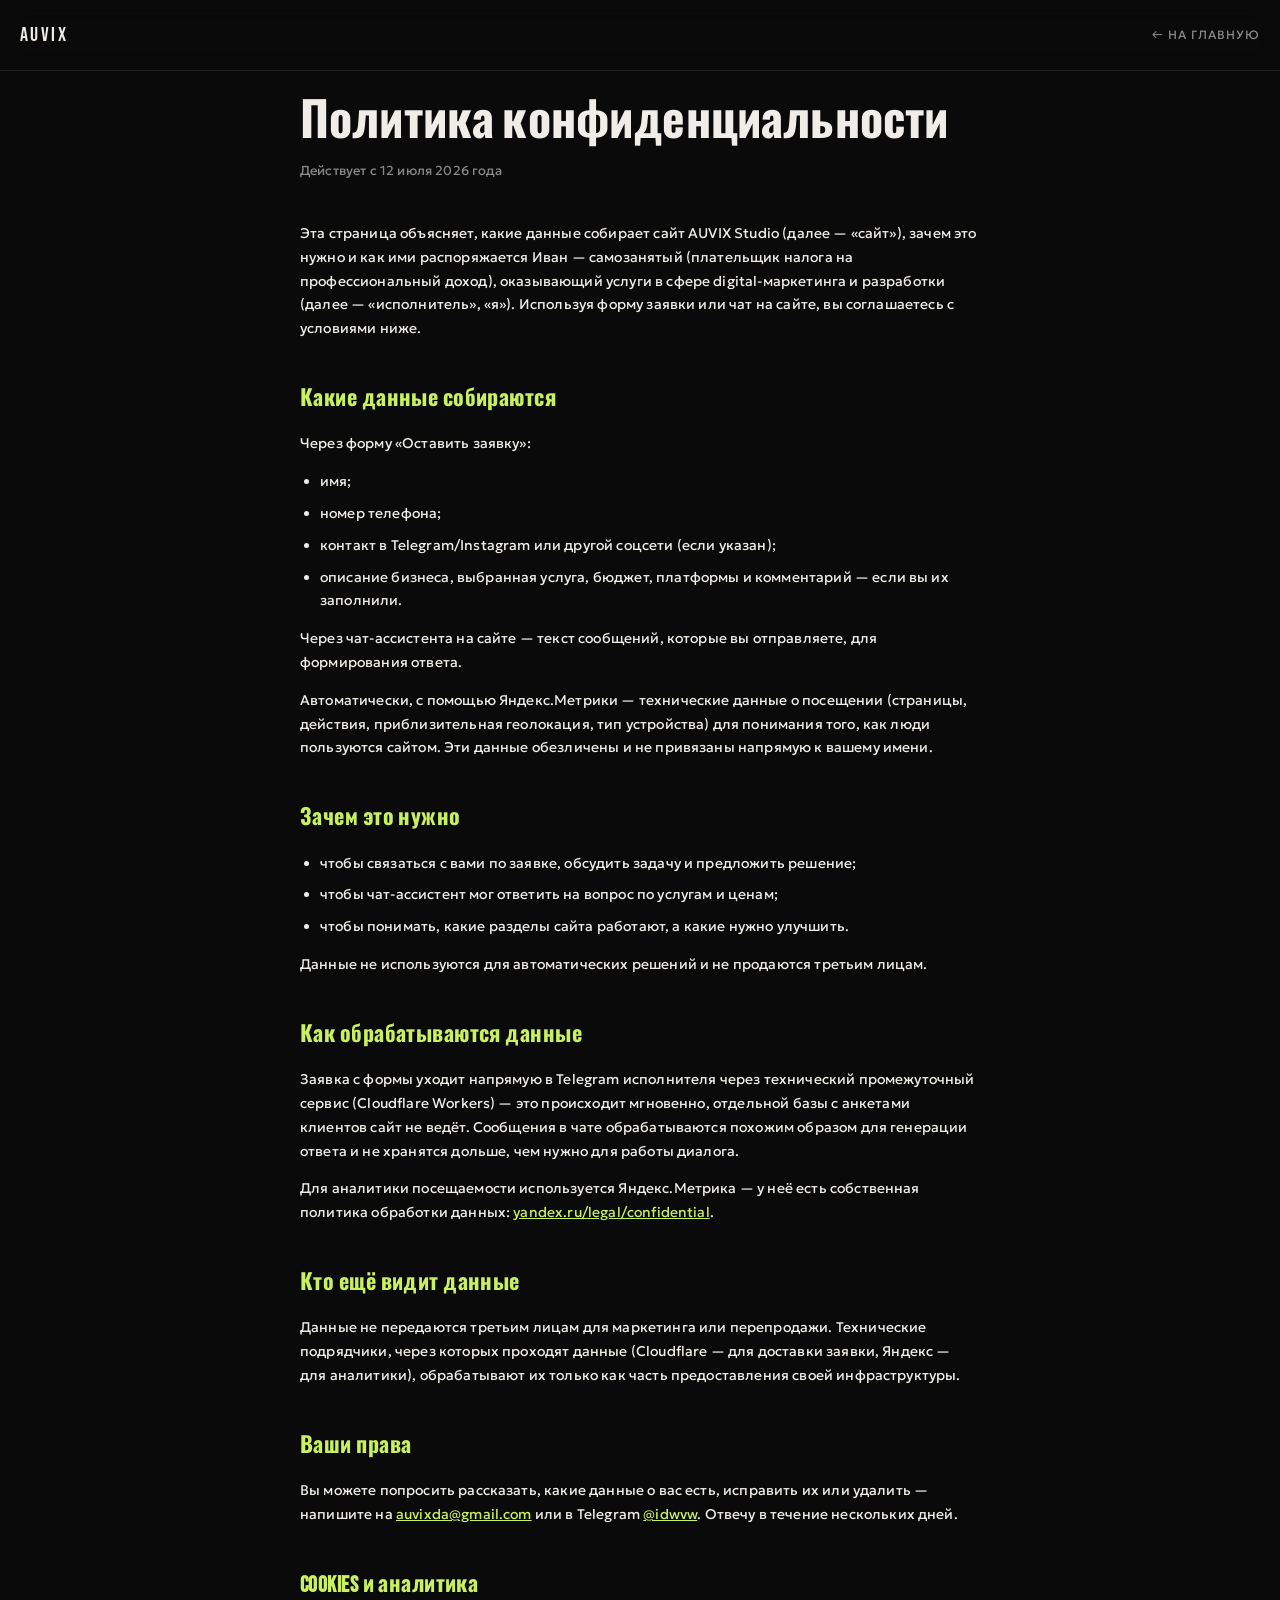
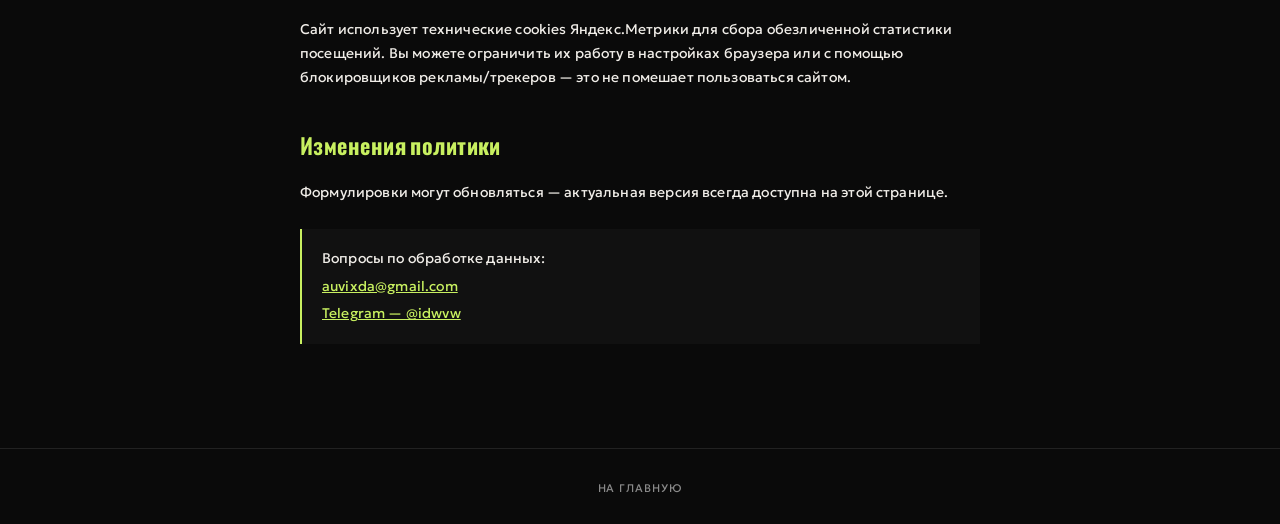
<file: privacy-policy.html>
<!DOCTYPE html>
<html lang="ru">
<head>
<meta charset="UTF-8">
<meta name="viewport" content="width=device-width, initial-scale=1.0, viewport-fit=cover">
<title>Политика конфиденциальности — AUVIX Studio</title>
<meta name="description" content="Политика конфиденциальности и обработки персональных данных AUVIX Studio.">
<link rel="canonical" href="https://auvixstudio.ru/privacy-policy.html">
<link rel="icon" href="favicon.svg" type="image/svg+xml">
<link rel="icon" href="favicon-96.png" sizes="96x96" type="image/png">
<link rel="apple-touch-icon" href="apple-touch-icon.png">
<meta property="og:type" content="website">
<meta property="og:site_name" content="AUVIX Studio">
<meta property="og:locale" content="ru_RU">
<meta property="og:url" content="https://auvixstudio.ru/privacy-policy.html">
<meta property="og:title" content="Политика конфиденциальности — AUVIX Studio">
<meta property="og:description" content="Политика конфиденциальности и обработки персональных данных AUVIX Studio.">
<meta property="og:image" content="https://auvixstudio.ru/og-image.jpg">
<meta property="og:image:width" content="1200">
<meta property="og:image:height" content="630">
<meta property="og:image:alt" content="Политика конфиденциальности — AUVIX Studio">
<meta name="twitter:card" content="summary_large_image">
<meta name="twitter:title" content="Политика конфиденциальности — AUVIX Studio">
<meta name="twitter:description" content="Политика конфиденциальности и обработки персональных данных AUVIX Studio.">
<meta name="twitter:image" content="https://auvixstudio.ru/og-image.jpg">
<link rel="preconnect" href="https://fonts.googleapis.com">
<link rel="preconnect" href="https://fonts.gstatic.com" crossorigin>
<link href="https://fonts.googleapis.com/css2?family=Bebas+Neue&family=Geologica:wght@300;400;500&family=Oswald:wght@500&display=swap" rel="stylesheet">
<style>
  *, *::before, *::after { margin: 0; padding: 0; box-sizing: border-box; }
  :root {
    --bg: #0a0a0a;
    --bg2: #111111;
    --bg3: #181818;
    --white: #f0ede8;
    --gray: #8a8a8a;
    --accent: #c8f060;
    --border: #222222;
  }
  body {
    background: var(--bg);
    color: var(--white);
    font-family: 'Geologica', sans-serif;
    font-weight: 400;
    font-size: 16px;
    letter-spacing: 0.01em;
    line-height: 1.7;
  }
  .wrap { max-width: 720px; margin: 0 auto; padding: 100px 20px 80px; }
  .top-nav {
    position: fixed; top: 0; left: 0; right: 0; z-index: 10;
    display: flex; align-items: center; justify-content: space-between;
    padding: 18px 20px; background: rgba(10,10,10,0.9); backdrop-filter: blur(12px);
    border-bottom: 1px solid var(--border);
  }
  .top-nav a.logo {
    font-family: 'Bebas Neue', 'Oswald', sans-serif; font-size: 20px; letter-spacing: 0.12em;
    color: var(--white); text-decoration: none;
  }
  .top-nav a.logo span { color: var(--accent); }
  .top-nav a.back {
    font-size: 12px; letter-spacing: 0.08em; text-transform: uppercase;
    color: var(--gray); text-decoration: none;
  }
  .top-nav a.back:hover { color: var(--accent); }
  h1 {
    font-family: 'Bebas Neue', 'Oswald', sans-serif;
    font-size: clamp(32px, 7vw, 48px);
    line-height: 1;
    margin-bottom: 12px;
  }
  .updated { font-size: 13px; color: var(--gray); margin-bottom: 40px; }
  h2 {
    font-family: 'Bebas Neue', 'Oswald', sans-serif;
    font-size: 22px; letter-spacing: 0.02em;
    color: var(--accent);
    margin: 40px 0 14px;
  }
  p { font-size: 14px; color: var(--white); margin-bottom: 14px; }
  ul { padding-left: 20px; margin-bottom: 14px; }
  li { font-size: 14px; color: var(--white); margin-bottom: 8px; }
  a { color: var(--accent); }
  .box {
    background: var(--bg2); border-left: 2px solid var(--accent);
    padding: 18px 20px; margin: 24px 0; font-size: 14px;
  }
  .box a { display: block; margin-top: 4px; }
  footer {
    border-top: 1px solid var(--border); padding: 24px 20px; text-align: center;
  }
  footer a { color: var(--gray); font-size: 11px; text-decoration: none; letter-spacing: 0.08em; text-transform: uppercase; }
  footer a:hover { color: var(--accent); }
</style>
</head>
<body>

<nav class="top-nav">
  <a class="logo" href="index.html">AUVIX</a>
  <a class="back" href="index.html">← На главную</a>
</nav>

<div class="wrap">
  <h1>Политика конфиденциальности</h1>
  <div class="updated">Действует с 12 июля 2026 года</div>

  <p>Эта страница объясняет, какие данные собирает сайт AUVIX Studio (далее — «сайт»), зачем это нужно и как ими распоряжается Иван — самозанятый (плательщик налога на профессиональный доход), оказывающий услуги в сфере digital-маркетинга и разработки (далее — «исполнитель», «я»). Используя форму заявки или чат на сайте, вы соглашаетесь с условиями ниже.</p>

  <h2>Какие данные собираются</h2>
  <p>Через форму «Оставить заявку»:</p>
  <ul>
    <li>имя;</li>
    <li>номер телефона;</li>
    <li>контакт в Telegram/Instagram или другой соцсети (если указан);</li>
    <li>описание бизнеса, выбранная услуга, бюджет, платформы и комментарий — если вы их заполнили.</li>
  </ul>
  <p>Через чат-ассистента на сайте — текст сообщений, которые вы отправляете, для формирования ответа.</p>
  <p>Автоматически, с помощью Яндекс.Метрики — технические данные о посещении (страницы, действия, приблизительная геолокация, тип устройства) для понимания того, как люди пользуются сайтом. Эти данные обезличены и не привязаны напрямую к вашему имени.</p>

  <h2>Зачем это нужно</h2>
  <ul>
    <li>чтобы связаться с вами по заявке, обсудить задачу и предложить решение;</li>
    <li>чтобы чат-ассистент мог ответить на вопрос по услугам и ценам;</li>
    <li>чтобы понимать, какие разделы сайта работают, а какие нужно улучшить.</li>
  </ul>
  <p>Данные не используются для автоматических решений и не продаются третьим лицам.</p>

  <h2>Как обрабатываются данные</h2>
  <p>Заявка с формы уходит напрямую в Telegram исполнителя через технический промежуточный сервис (Cloudflare Workers) — это происходит мгновенно, отдельной базы с анкетами клиентов сайт не ведёт. Сообщения в чате обрабатываются похожим образом для генерации ответа и не хранятся дольше, чем нужно для работы диалога.</p>
  <p>Для аналитики посещаемости используется Яндекс.Метрика — у неё есть собственная политика обработки данных: <a href="https://yandex.ru/legal/confidential/" target="_blank" rel="noopener">yandex.ru/legal/confidential</a>.</p>

  <h2>Кто ещё видит данные</h2>
  <p>Данные не передаются третьим лицам для маркетинга или перепродажи. Технические подрядчики, через которых проходят данные (Cloudflare — для доставки заявки, Яндекс — для аналитики), обрабатывают их только как часть предоставления своей инфраструктуры.</p>

  <h2>Ваши права</h2>
  <p>Вы можете попросить рассказать, какие данные о вас есть, исправить их или удалить — напишите на <a href="mailto:auvixda@gmail.com">auvixda@gmail.com</a> или в Telegram <a href="https://t.me/idwvw" target="_blank" rel="noopener">@idwvw</a>. Отвечу в течение нескольких дней.</p>

  <h2>Cookies и аналитика</h2>
  <p>Сайт использует технические cookies Яндекс.Метрики для сбора обезличенной статистики посещений. Вы можете ограничить их работу в настройках браузера или с помощью блокировщиков рекламы/трекеров — это не помешает пользоваться сайтом.</p>

  <h2>Изменения политики</h2>
  <p>Формулировки могут обновляться — актуальная версия всегда доступна на этой странице.</p>

  <div class="box">
    Вопросы по обработке данных:
    <a href="mailto:auvixda@gmail.com">auvixda@gmail.com</a>
    <a href="https://t.me/idwvw" target="_blank" rel="noopener">Telegram — @idwvw</a>
  </div>
</div>

<footer>
  <a href="index.html">На главную</a>
</footer>

<script src="app.js" defer></script>
</body>
</html>
</file>
<file: workout/styles.css>
:root {
  --bg: #12141a;
  --surface: #1b1e27;
  --surface-2: #232733;
  --text: #f2f3f5;
  --text-muted: #8b90a0;
  --accent: #ff8a3d;
  --border: #2c303c;
  --up: #3ddc97;
  --down: #ff5c6c;
  --radius: 14px;
}

* { box-sizing: border-box; }

html, body {
  margin: 0;
  padding: 0;
  background: var(--bg);
  color: var(--text);
  font-family: -apple-system, BlinkMacSystemFont, "Segoe UI", Roboto, Helvetica, Arial, sans-serif;
  -webkit-font-smoothing: antialiased;
}

body {
  min-height: 100vh;
  display: flex;
  flex-direction: column;
  padding-bottom: env(safe-area-inset-bottom);
}

.app-header {
  padding: env(safe-area-inset-top, 0) 20px 12px;
  padding-top: calc(env(safe-area-inset-top, 0) + 16px);
  border-bottom: 1px solid var(--border);
  position: sticky;
  top: 0;
  background: var(--bg);
  z-index: 10;
}

.app-header h1 {
  font-size: 18px;
  margin: 0;
  font-weight: 600;
}

.app-main {
  flex: 1;
  padding: 16px;
  padding-bottom: 90px;
  max-width: 560px;
  width: 100%;
  margin: 0 auto;
}

.tab-panel { display: none; }
.tab-panel.active { display: block; }

.card {
  background: var(--surface);
  border: 1px solid var(--border);
  border-radius: var(--radius);
  padding: 16px;
  margin-bottom: 12px;
}

.field-label {
  display: block;
  font-size: 13px;
  color: var(--text-muted);
  margin: 10px 0 6px;
}
.field-label:first-child { margin-top: 0; }

input[type="text"],
input[type="number"],
input[type="date"],
select {
  width: 100%;
  background: var(--surface-2);
  border: 1px solid var(--border);
  color: var(--text);
  border-radius: 10px;
  padding: 12px 14px;
  font-size: 16px;
  outline: none;
}

input:focus, select:focus {
  border-color: var(--accent);
}

.set-fields {
  display: grid;
  grid-template-columns: 1fr 1fr;
  gap: 10px;
  margin-top: 10px;
}

.set-field label {
  display: block;
  font-size: 12px;
  color: var(--text-muted);
  margin-bottom: 4px;
}

.btn-primary {
  width: 100%;
  margin-top: 14px;
  padding: 13px;
  background: var(--accent);
  color: #1a1200;
  border: none;
  border-radius: 10px;
  font-size: 15px;
  font-weight: 600;
  cursor: pointer;
}

.btn-primary:active { opacity: 0.85; }

.section-title {
  font-size: 13px;
  color: var(--text-muted);
  text-transform: uppercase;
  letter-spacing: 0.04em;
  margin: 20px 0 10px;
}

.empty-hint {
  color: var(--text-muted);
  font-size: 14px;
  text-align: center;
  padding: 20px 0;
}

.entry-card { margin-bottom: 10px; }

.entry-head {
  display: flex;
  align-items: center;
  gap: 8px;
  margin-bottom: 10px;
  flex-wrap: wrap;
}

.badge {
  font-size: 12px;
  padding: 3px 8px;
  border-radius: 999px;
  font-weight: 600;
  white-space: nowrap;
}

.set-row {
  display: flex;
  justify-content: space-between;
  align-items: center;
  padding: 8px 0;
  border-top: 1px solid var(--border);
  font-size: 14px;
}

.icon-btn {
  background: none;
  border: none;
  color: var(--text-muted);
  font-size: 15px;
  cursor: pointer;
  padding: 4px 8px;
}
.icon-btn:active { color: var(--down); }

.row-card {
  display: flex;
  justify-content: space-between;
  align-items: center;
  padding: 12px 16px;
}

.period-buttons {
  display: flex;
  gap: 8px;
}

.chip {
  flex: 1;
  padding: 10px 0;
  background: var(--surface-2);
  border: 1px solid var(--border);
  color: var(--text-muted);
  border-radius: 10px;
  font-size: 14px;
  cursor: pointer;
}

.chip-active {
  background: var(--accent);
  color: #1a1200;
  border-color: var(--accent);
  font-weight: 600;
}

.summary-grid {
  display: grid;
  grid-template-columns: repeat(3, 1fr);
  gap: 10px;
  margin-bottom: 8px;
}

.summary-card {
  text-align: center;
  padding: 14px 8px;
}

.summary-icon { font-size: 22px; }
.summary-label { font-size: 12px; color: var(--text-muted); margin: 6px 0 4px; }
.summary-value { font-size: 18px; font-weight: 700; }
.summary-value.up { color: var(--up); }
.summary-value.down { color: var(--down); }
.summary-value.muted { color: var(--text-muted); font-size: 13px; font-weight: 400; }

.exercise-chart-card { padding: 16px; }

.chart-svg {
  width: 100%;
  height: 100px;
  display: block;
  margin: 8px 0;
}

.chart-footer {
  display: flex;
  justify-content: space-between;
  font-size: 12px;
  color: var(--text-muted);
}

.pct-badge {
  margin-left: auto;
  font-size: 13px;
  font-weight: 700;
  padding: 3px 8px;
  border-radius: 999px;
}
.pct-badge.up { color: var(--up); background: rgba(61, 220, 151, 0.12); }
.pct-badge.down { color: var(--down); background: rgba(255, 92, 108, 0.12); }
.pct-badge.muted { color: var(--text-muted); background: var(--surface-2); }

.bottom-nav {
  position: fixed;
  bottom: 0;
  left: 0;
  right: 0;
  display: flex;
  background: var(--surface);
  border-top: 1px solid var(--border);
  padding-bottom: env(safe-area-inset-bottom);
  z-index: 10;
}

.nav-btn {
  flex: 1;
  background: none;
  border: none;
  color: var(--text-muted);
  display: flex;
  flex-direction: column;
  align-items: center;
  gap: 2px;
  padding: 10px 0 8px;
  font-size: 11px;
  cursor: pointer;
}

.nav-icon { font-size: 20px; }

.nav-btn.active { color: var(--accent); }

@media (min-width: 600px) {
  .app-main { padding-top: 20px; }
}
</file>
<file: styles.css>
/* ============================================================
   AUVIX STUDIO — общие стили сайта
   Подключается на всех страницах: <link rel="stylesheet" href="styles.css">
   ============================================================ */

@media (prefers-reduced-motion: reduce) {
  *, *::before, *::after { animation-duration: 0.01ms !important; transition-duration: 0.01ms !important; }
  .reveal, .reveal-group > * { opacity: 1 !important; transform: none !important; }
}
*, *::before, *::after { margin: 0; padding: 0; box-sizing: border-box; }

:root {
  color-scheme: dark;
  --bg: #0a0a0a;
  --bg2: #111111;
  --bg3: #181818;
  --white: #f0ede8;
  --gray: #8a8a8a;
  --accent: #c8f060;
  --border: #222222;
  --danger: #ff6b6b;

  /* Type scale — Geologica (текст/UI). Одна роль — один токен. */
  --fs-tag: 10px;    /* эйбраузы/лейблы заглавными */
  --fs-meta: 11px;   /* метки, футер, таймстемпы */
  --fs-sm: 13px;     /* мелкий/второстепенный текст в карточках */
  --fs-body: 14px;   /* основной вводный/описательный текст */
  --fs-title: 15px;  /* заголовки пунктов списка */
  --fs-lg: 17px;     /* самый крупный не-дисплейный заголовок */

  /* Type scale — Bebas Neue (цифры/заголовки) */
  --fs-disp-sm: 20px;  /* мелкая цифра/имя пакета инлайн */
  --fs-disp-md: 26px;  /* заголовок карточки */
  --fs-disp-lg: 32px;  /* крупный акцент в карточке */
  --fs-disp-xl: 44px;  /* главная цифра секции */
  --fs-h2: clamp(36px, 9vw, 64px);   /* заголовок секции */
  --fs-h1: clamp(52px, 15vw, 120px); /* хиро на главной */
}

html { scroll-behavior: smooth; }

body {
  background: var(--bg);
  color: var(--white);
  font-family: 'Geologica', sans-serif;
  font-weight: 400;
  overflow-x: hidden;
  font-size: 16px;
  letter-spacing: 0.01em;
  padding-bottom: env(safe-area-inset-bottom);
}

/* ============================================================
   NAV
   ============================================================ */
nav {
  position: fixed; top: 0; left: 0; right: 0;
  z-index: 100;
  display: flex;
  justify-content: space-between;
  align-items: center;
  padding: 18px 20px;
  border-bottom: 1px solid transparent;
  transition: border-color 0.3s, background 0.3s;
}
nav.scrolled {
  border-color: var(--border);
  background: rgba(10,10,10,0.95);
  backdrop-filter: blur(12px);
}
.logo {
  font-family: 'Bebas Neue', 'Oswald', sans-serif;
  font-size: 20px;
  letter-spacing: 0.12em;
  color: var(--white);
  text-decoration: none;
}
.nav-right { display: flex; align-items: center; gap: 16px; }

.nav-tg-portfolio, .nav-back {
  font-size: var(--fs-meta);
  letter-spacing: 0.08em;
  text-transform: uppercase;
  color: var(--gray);
  text-decoration: none;
  transition: color 0.2s;
  white-space: nowrap;
}
.nav-tg-portfolio:hover, .nav-back:hover { color: var(--accent); }

/* Горизонтальное меню — видно только на широких экранах, см. медиа-запросы внизу файла */
.nav-desktop { display: none; align-items: center; gap: 28px; }
.nav-desktop a {
  font-size: 12px; letter-spacing: 0.06em; text-transform: uppercase;
  color: var(--gray); text-decoration: none; transition: color 0.2s;
  white-space: nowrap;
}
.nav-desktop a:hover, .nav-desktop a.active { color: var(--accent); }

/* BURGER */
.burger {
  display: flex;
  flex-direction: column;
  gap: 5px;
  background: none;
  border: none;
  cursor: pointer;
  padding: 4px;
  z-index: 200;
}
.burger span {
  display: block; width: 24px; height: 1px;
  background: var(--white);
  transition: transform 0.3s, opacity 0.3s;
}
.burger.open span:nth-child(1) { transform: translateY(6px) rotate(45deg); }
.burger.open span:nth-child(2) { opacity: 0; }
.burger.open span:nth-child(3) { transform: translateY(-6px) rotate(-45deg); }

/* MOBILE NAV OVERLAY */
.mobile-nav {
  display: none;
  position: fixed; inset: 0;
  background: rgba(10,10,10,0.97);
  z-index: 150;
  flex-direction: column;
  align-items: center;
  justify-content: center;
  gap: 32px;
}
.mobile-nav.open { display: flex; }
.mobile-nav a {
  font-family: 'Bebas Neue', 'Oswald', sans-serif;
  font-size: 44px;
  letter-spacing: 0.08em;
  color: var(--white);
  text-decoration: none;
  transition: color 0.2s;
}
.mobile-nav a:hover { color: var(--accent); }
.mobile-nav .nav-tg-mob {
  font-family: 'Geologica', sans-serif;
  font-size: var(--fs-sm);
  letter-spacing: 0.1em;
  color: var(--gray);
  text-transform: uppercase;
}

/* SCROLL PROGRESS */
.scroll-line {
  position: fixed; top: 0; left: 0;
  height: 2px; width: 0;
  background: var(--accent);
  z-index: 200;
  will-change: width;
}

/* BACK TO TOP */
.back-to-top {
  position: fixed; bottom: 24px; right: 16px;
  width: 40px; height: 40px;
  background: var(--bg2);
  border: 1px solid var(--border);
  color: var(--white);
  font-size: 16px;
  display: flex; align-items: center; justify-content: center;
  cursor: pointer;
  z-index: 90; opacity: 0;
  transition: opacity 0.3s, background 0.2s;
  text-decoration: none;
}
.back-to-top.visible { opacity: 1; }
.back-to-top:hover { background: var(--accent); color: #0a0a0a; }

/* ============================================================
   HERO — базовый (короткий, для внутренних страниц)
   На главной добавляется модификатор .hero-full
   ============================================================ */
#hero {
  min-height: 50vh;
  display: flex;
  flex-direction: column;
  justify-content: flex-end;
  padding: 0 20px 56px;
  padding-top: 80px;
  position: relative;
  overflow: hidden;
}
#hero.hero-full { min-height: 100vh; padding: 80px 20px 72px; }
#hero.hero-bordered { border-bottom: 1px solid var(--border); }

.hero-grid {
  position: absolute; inset: 0;
  background-image:
    linear-gradient(rgba(200,240,96,0.03) 1px, transparent 1px),
    linear-gradient(90deg, rgba(200,240,96,0.03) 1px, transparent 1px);
  background-size: 60px 60px;
  animation: gridFade 3s ease forwards;
}
@keyframes gridFade { from { opacity: 0; } to { opacity: 1; } }
@keyframes fadeUp {
  from { opacity: 0; transform: translateY(24px); }
  to   { opacity: 1; transform: translateY(0); }
}

.hero-tag {
  font-size: var(--fs-tag); letter-spacing: 0.2em; text-transform: uppercase;
  color: var(--accent); margin-bottom: 20px;
  opacity: 0; animation: fadeUp 0.8s 0.3s ease forwards;
}
.hero-title {
  font-family: 'Bebas Neue', 'Oswald', sans-serif;
  font-size: var(--fs-h1);
  line-height: 0.92; letter-spacing: -0.01em;
  opacity: 0; animation: fadeUp 0.8s 0.5s ease forwards;
}
.hero-title .line2, .hero-title .accent { color: var(--accent); }

.hero-bottom {
  display: flex; flex-direction: column; align-items: flex-start; gap: 24px;
  margin-top: 48px;
  opacity: 0; animation: fadeUp 0.8s 0.8s ease forwards;
}
.hero-desc, .hero-sub {
  font-size: var(--fs-body); line-height: 1.7; color: var(--gray); font-weight: 400;
  max-width: 560px;
}
.hero-sub { margin-top: 20px; opacity: 0; animation: fadeUp 0.8s 0.8s ease forwards; }

.hero-btns {
  display: flex; flex-direction: column; gap: 10px; width: 100%;
}

.hero-cta {
  display: inline-flex; align-items: center; gap: 10px;
  background: var(--accent); color: #0a0a0a;
  padding: 14px 28px;
  font-size: 12px; font-weight: 500;
  letter-spacing: 0.1em; text-transform: uppercase;
  text-decoration: none;
  transition: transform 0.2s, box-shadow 0.2s;
  width: 100%; justify-content: center;
  border: none; cursor: pointer; font-family: 'Geologica', sans-serif;
}
.hero-cta:hover { box-shadow: 0 12px 40px rgba(200,240,96,0.25); }

.hero-cta-ghost {
  display: inline-flex; align-items: center; gap: 10px;
  background: transparent; color: var(--white);
  padding: 13px 28px;
  font-size: 12px; font-weight: 500;
  letter-spacing: 0.1em; text-transform: uppercase;
  text-decoration: none;
  border: 1px solid var(--border);
  transition: border-color 0.2s, color 0.2s;
  width: 100%; justify-content: center;
  font-family: 'Geologica', sans-serif;
}
.hero-cta-ghost:hover { border-color: var(--accent); color: var(--accent); }

/* ============================================================
   SECTIONS
   ============================================================ */
section { padding: 64px 20px; border-top: 1px solid var(--border); }

.section-label {
  font-size: var(--fs-tag); letter-spacing: 0.25em; text-transform: uppercase;
  color: var(--accent); margin-bottom: 40px;
  display: flex; align-items: center; gap: 12px;
}

/* ============================================================
   ABOUT
   ============================================================ */
#about { display: flex; flex-direction: column; gap: 36px; }
/* Фото + вступление: на мобильных — столбиком, на широких — в ряд */
.about-intro { display: flex; flex-direction: column; align-items: flex-start; gap: 20px; margin-bottom: 24px; }
.about-title {
  font-family: 'Bebas Neue', 'Oswald', sans-serif;
  font-size: var(--fs-h2);
  line-height: 0.95; margin-bottom: 24px;
}
.about-text { font-size: var(--fs-body); line-height: 1.8; color: var(--gray); margin-bottom: 16px; max-width: 640px; }
.stats { display: grid; grid-template-columns: repeat(3, 1fr); gap: 2px; }
.stat { background: var(--bg3); padding: 28px 16px; }
.stat-num { font-family: 'Bebas Neue', 'Oswald', sans-serif; font-size: var(--fs-disp-xl); color: var(--accent); line-height: 1; margin-bottom: 6px; }
.stat-label { font-size: var(--fs-meta); color: var(--gray); line-height: 1.4; }

/* ============================================================
   DIRECTION SELECTOR (хаб-карточки "SMM · Сайты · Боты")
   ============================================================ */
.direction-grid { display: flex; flex-direction: column; gap: 2px; }
.direction-card {
  display: flex; flex-direction: column; gap: 10px;
  background: var(--bg2); padding: 28px 22px;
  text-decoration: none;
  border-left: 2px solid transparent;
  transition: background 0.2s, border-color 0.2s;
}
.direction-card:hover { background: var(--bg3); border-left-color: var(--accent); }
.direction-card-tag { font-size: var(--fs-tag); letter-spacing: 0.2em; text-transform: uppercase; color: var(--accent); }
.direction-card-title { font-family: 'Bebas Neue', 'Oswald', sans-serif; font-size: var(--fs-disp-md); color: var(--white); line-height: 1.05; }
.direction-card-desc { font-size: var(--fs-sm); color: var(--gray); line-height: 1.6; }
.direction-card-arrow { color: var(--accent); font-size: 12px; letter-spacing: 0.08em; text-transform: uppercase; margin-top: 4px; }

/* Переключатель направлений в хиро внутренних страниц (SMM · Сайты · Боты) */
.direction-switch { display: flex; flex-wrap: wrap; gap: 8px; margin-top: 20px; }
.direction-switch a {
  font-size: var(--fs-meta); letter-spacing: 0.06em; text-transform: uppercase;
  color: var(--gray); text-decoration: none;
  border: 1px solid var(--border); padding: 8px 14px;
  transition: border-color 0.2s, color 0.2s;
}
.direction-switch a:hover { border-color: var(--accent); color: var(--white); }
.direction-switch a.active { border-color: var(--accent); color: var(--accent); }

/* ============================================================
   SERVICES
   ============================================================ */
.services-grid { display: flex; flex-direction: column; gap: 2px; }
.service {
  background: var(--bg2); padding: 28px 20px;
  position: relative; transition: background 0.3s;
  border-left: 2px solid transparent;
}
.service:hover { background: var(--bg3); border-left-color: var(--accent); }
.service-title { font-size: var(--fs-lg); font-weight: 500; margin-bottom: 10px; line-height: 1.4; }
.service-desc { font-size: var(--fs-sm); color: var(--gray); line-height: 1.75; }

/* ============================================================
   CASE TEASER (ссылка "Смотреть кейсы →" на лендингах)
   ============================================================ */
.case-teaser {
  display: flex; align-items: center; justify-content: space-between;
  background: var(--bg2); padding: 24px 20px; text-decoration: none;
  border-left: 2px solid var(--accent); transition: background 0.2s;
  color: inherit;
}
.case-teaser:hover { background: var(--bg3); }

/* ============================================================
   CASE THUMBNAIL GRID (превью-карточки на странице "Кейсы")
   ============================================================ */
.filter-tabs { display: flex; flex-wrap: wrap; gap: 8px; margin-bottom: 32px; }
.filter-tab {
  background: var(--bg2); border: 1px solid var(--border); color: var(--gray);
  padding: 10px 18px; font-size: 12px; letter-spacing: 0.06em; text-transform: uppercase;
  cursor: pointer; transition: all 0.2s; font-family: 'Geologica', sans-serif;
  text-decoration: none; display: inline-flex; align-items: center;
}
.filter-tab:hover { border-color: var(--accent); color: var(--white); }
.filter-tab.active { background: var(--accent); border-color: var(--accent); color: #0a0a0a; font-weight: 500; }

.case-thumb-grid { display: grid; grid-template-columns: 1fr; gap: 18px; }
.case-thumb-card {
  display: block; background: var(--bg2); text-decoration: none; color: inherit;
  border: 1px solid var(--border); border-left-width: 2px; border-radius: 4px; overflow: hidden;
  transition: background 0.2s, border-color 0.2s;
}
.case-thumb-card:hover { background: var(--bg3); border-left-color: var(--accent); }
.case-thumb-img { width: 100%; height: 200px; object-fit: cover; display: block; background: var(--bg3); }
.case-thumb-noimg {
  width: 100%; height: 120px; display: flex; align-items: center; justify-content: center;
  background: var(--bg3); color: var(--gray); font-size: 12px; letter-spacing: 0.05em;
}
.case-thumb-body { padding: 18px 20px; }
.case-thumb-cat { font-size: var(--fs-tag); letter-spacing: 0.2em; text-transform: uppercase; color: var(--accent); margin-bottom: 8px; }
.case-thumb-title { font-size: var(--fs-lg); font-weight: 500; line-height: 1.3; margin-bottom: 6px; }
.case-thumb-result { font-size: var(--fs-sm); color: var(--gray); line-height: 1.5; }

/* ============================================================
   CASE PAGE (детальный кейс — cases.html)
   ============================================================ */
.case-section { padding: 64px 20px; border-top: 1px solid var(--border); }
.case-cat {
  font-size: var(--fs-tag); letter-spacing: 0.2em; text-transform: uppercase;
  color: var(--accent); margin-bottom: 12px;
}
.demo-badge {
  font-size: var(--fs-tag); letter-spacing: 0.2em; text-transform: uppercase;
  color: var(--danger); margin-bottom: 12px;
}
.demo-badge-thumb { margin-bottom: 6px; }
.case-title {
  font-family: 'Bebas Neue', 'Oswald', sans-serif;
  font-size: var(--fs-h2);
  line-height: 0.95;
  margin-bottom: 16px;
}
.case-desc { font-size: var(--fs-body); color: var(--gray); line-height: 1.8; margin-bottom: 32px; max-width: 720px; }
.case-desc p { margin: 0 0 14px; }
.case-desc p:last-child { margin-bottom: 0; }
.case-bullets { margin: 0 0 14px; padding-left: 20px; }
.case-bullets li { margin-bottom: 6px; }
.case-bullets:last-child { margin-bottom: 0; }
.private-badge {
  display: inline-flex; align-items: center; gap: 8px;
  border: 1px solid var(--border); color: var(--gray);
  padding: 10px 20px; font-size: 12px; letter-spacing: 0.08em;
  text-transform: uppercase;
}
.case-gallery { display: block; }
.case-img {
  display: block;
  width: auto;
  max-width: min(480px, 100%);
  height: auto;
  max-height: 55vh;
  margin: 0 auto 20px;
  object-fit: contain;
  background: var(--bg2);
  border: 1px solid var(--border);
  border-radius: 4px;
}
.case-video-embed {
  max-width: 420px; margin: 0 auto 12px; border: 1px solid var(--border);
  background: var(--bg2); overflow: hidden;
}
.cases-status {
  padding: 64px 20px;
  text-align: center;
  color: var(--gray);
  font-size: var(--fs-body);
  letter-spacing: 0.03em;
}
.cases-status .dot-pulse {
  display: inline-block;
  width: 6px; height: 6px;
  border-radius: 50%;
  background: var(--accent);
  margin-right: 8px;
  animation: pulse 1s ease-in-out infinite;
}
@keyframes pulse { 0%,100% { opacity: 0.3; } 50% { opacity: 1; } }
.divider { height: 1px; background: var(--border); margin: 0 20px; }

.cta-block {
  background: var(--bg3);
  border-left: 2px solid var(--accent);
  padding: 24px 20px;
  margin-top: 2px;
}
.cta-label { font-size: var(--fs-tag); letter-spacing: 0.2em; text-transform: uppercase; color: var(--accent); margin-bottom: 10px; }
.cta-text { font-size: var(--fs-title); font-weight: 500; color: var(--white); margin-bottom: 6px; }
.cta-sub { font-size: var(--fs-sm); color: var(--gray); line-height: 1.7; margin-bottom: 18px; }
.cta-btn {
  display: inline-flex; align-items: center; gap: 10px;
  background: var(--accent); color: #0a0a0a;
  padding: 13px 24px;
  font-size: 12px; font-weight: 500;
  letter-spacing: 0.1em; text-transform: uppercase;
  text-decoration: none;
  border: none; cursor: pointer;
  font-family: 'Geologica', sans-serif;
  transition: box-shadow 0.2s;
}
.cta-btn:hover { box-shadow: 0 8px 32px rgba(200,240,96,0.25); }

/* ============================================================
   PROCESS
   ============================================================ */
.process-list { display: flex; flex-direction: column; gap: 2px; }
.process-step { background: var(--bg2); padding: 24px 20px; }
.process-tag { font-size: var(--fs-tag); letter-spacing: 0.2em; text-transform: uppercase; color: var(--accent); margin-bottom: 6px; }
.process-title { font-size: var(--fs-title); font-weight: 500; margin-bottom: 6px; }
.process-desc { font-size: var(--fs-sm); color: var(--gray); line-height: 1.7; }

/* ============================================================
   REVIEWS
   ============================================================ */
.reviews-list { display: flex; flex-direction: column; gap: 2px; }
.review-card { background: var(--bg2); padding: 28px 20px; }
.review-author { display: flex; align-items: center; gap: 12px; margin-bottom: 20px; }
.review-avatar {
  width: 40px; height: 40px; border-radius: 50%;
  background: var(--bg3); display: flex; align-items: center; justify-content: center;
  font-family: 'Bebas Neue', 'Oswald', sans-serif; font-size: 18px; color: var(--accent);
  flex-shrink: 0;
}
.review-name { font-size: var(--fs-title); font-weight: 400; }
.review-meta { font-size: var(--fs-meta); color: var(--gray); margin-top: 2px; }
.review-text { font-size: var(--fs-body); line-height: 1.8; color: var(--white); }
.review-text2 { font-size: var(--fs-sm); line-height: 1.8; color: var(--gray); margin-top: 12px; }
.review-footer { margin-top: 20px; padding-top: 16px; border-top: 1px solid var(--border); font-size: var(--fs-meta); color: var(--gray); }
.rating-block { background: var(--bg3); padding: 28px 20px; margin-top: 2px; text-align: center; border: 1px dashed var(--border); }
.rating-num { font-family: 'Bebas Neue', 'Oswald', sans-serif; font-size: var(--fs-disp-xl); color: var(--accent); line-height: 1; }
.rating-stars { font-size: 18px; margin: 6px 0; }
.rating-label { font-size: var(--fs-sm); color: var(--gray); line-height: 1.7; }

/* ============================================================
   FAQ
   ============================================================ */
.faq-item { border-bottom: 1px solid var(--border); }
.faq-q {
  display: flex; justify-content: space-between; align-items: center;
  padding: 20px 0; font-size: var(--fs-title); font-weight: 500;
  cursor: pointer; transition: color 0.2s; user-select: none;
}
.faq-q:hover { color: var(--accent); }
.faq-arrow { font-size: 22px; font-weight: 300; color: var(--accent); transition: transform 0.3s; flex-shrink: 0; margin-left: 16px; }
.faq-arrow.open { transform: rotate(45deg); }
.faq-a { font-size: var(--fs-body); color: var(--gray); line-height: 1.8; max-height: 0; overflow: hidden; transition: max-height 0.4s ease, padding 0.3s; }
.faq-a.open { max-height: 400px; padding-bottom: 20px; }

/* ============================================================
   PRICING TABLE (используется на prices.html и тизерах направлений)
   ============================================================ */
.pricing-table { display: flex; flex-direction: column; gap: 2px; }
.plan-row {
  background: var(--bg2);
  border-left: 2px solid transparent;
  transition: background 0.2s, border-color 0.2s;
  position: relative;
}
.plan-row:hover { background: var(--bg3); border-left-color: var(--accent); }
.plan-row.popular { border-left-color: var(--accent); background: var(--bg3); }
.plan-head { display: flex; align-items: center; justify-content: space-between; padding: 20px 16px 16px; gap: 12px; flex-wrap: wrap; row-gap: 10px; }
.plan-left { flex: 1 1 140px; min-width: 0; }
.plan-tag { font-size: var(--fs-tag); letter-spacing: 0.2em; text-transform: uppercase; color: var(--accent); margin-bottom: 6px; }
.plan-name { font-family: 'Bebas Neue', 'Oswald', sans-serif; font-size: var(--fs-disp-md); letter-spacing: 0.05em; color: var(--white); line-height: 1; }
.plan-count { font-family: 'Bebas Neue', 'Oswald', sans-serif; font-size: var(--fs-disp-lg); color: var(--accent); line-height: 1; }
.plan-count-label { font-size: var(--fs-sm); color: var(--gray); margin-top: 2px; }
.plan-right { text-align: right; flex-shrink: 0; min-width: 100px; }
.plan-price { font-family: 'Bebas Neue', 'Oswald', sans-serif; font-size: var(--fs-disp-lg); color: var(--white); line-height: 1; }
.plan-per { font-size: var(--fs-meta); color: var(--gray); margin-top: 3px; overflow-wrap: break-word; }
.plan-features { padding: 0 16px 16px; display: flex; flex-wrap: wrap; gap: 6px; }
.feat-tag { font-size: var(--fs-meta); padding: 4px 10px; border: 1px solid var(--border); color: var(--gray); letter-spacing: 0.04em; }
.plan-row.popular .feat-tag { border-color: rgba(200,240,96,0.2); color: var(--white); }
.plan-cta {
  display: flex; align-items: center; justify-content: space-between;
  padding: 14px 16px; border-top: 1px solid var(--border);
  font-size: 12px; letter-spacing: 0.1em; text-transform: uppercase;
  color: var(--gray); text-decoration: none; transition: color 0.2s;
}
.plan-cta:hover { color: var(--accent); }
.plan-row.popular .plan-cta { color: var(--accent); }
.popular-badge {
  display: inline-block; background: var(--accent); color: #0a0a0a;
  font-size: var(--fs-tag); letter-spacing: 0.15em; text-transform: uppercase; font-weight: 500;
  padding: 3px 8px; margin-left: 10px; vertical-align: middle;
}

/* VIP / крупный блок */
.vip-block { background: var(--bg2); border-left: 2px solid var(--accent); padding: 28px 20px; margin-top: 2px; }
.vip-label { font-size: var(--fs-tag); letter-spacing: 0.2em; text-transform: uppercase; color: var(--accent); margin-bottom: 12px; }
.vip-title { font-family: 'Bebas Neue', 'Oswald', sans-serif; font-size: var(--fs-disp-lg); line-height: 1; margin-bottom: 8px; }
.vip-desc { font-size: var(--fs-body); color: var(--gray); line-height: 1.7; margin-bottom: 20px; }
.vip-features { display: flex; flex-direction: column; gap: 8px; margin-bottom: 24px; }
.vip-feat { display: flex; align-items: flex-start; gap: 10px; font-size: var(--fs-sm); color: var(--white); line-height: 1.5; }
.vip-feat::before { content: '—'; color: var(--accent); flex-shrink: 0; font-family: 'Bebas Neue', 'Oswald', sans-serif; }
.vip-price-row { display: flex; align-items: center; justify-content: space-between; flex-wrap: wrap; gap: 16px; padding-top: 20px; border-top: 1px solid var(--border); }
.vip-price { font-family: 'Bebas Neue', 'Oswald', sans-serif; font-size: var(--fs-disp-xl); color: var(--accent); line-height: 1; }
.vip-price-sub { font-size: var(--fs-sm); color: var(--gray); margin-top: 4px; }
.btn-accent {
  display: inline-flex; align-items: center; gap: 10px;
  background: var(--accent); color: #0a0a0a; padding: 14px 28px;
  font-size: 12px; font-weight: 500; letter-spacing: 0.1em; text-transform: uppercase;
  text-decoration: none; transition: box-shadow 0.2s; border: none; cursor: pointer;
  font-family: 'Geologica', sans-serif;
}
.btn-accent:hover { box-shadow: 0 12px 40px rgba(200,240,96,0.25); }
.btn-ghost {
  display: inline-flex; align-items: center; justify-content: center; gap: 10px;
  background: transparent; color: var(--white); padding: 13px 28px;
  font-size: 12px; font-weight: 500; letter-spacing: 0.1em; text-transform: uppercase;
  text-decoration: none; border: 1px solid var(--border);
  transition: border-color 0.2s, color 0.2s; font-family: 'Geologica', sans-serif;
}
.btn-ghost:hover { border-color: var(--accent); color: var(--accent); }

/* NICHE GRID */
.niche-grid { display: flex; flex-direction: column; gap: 2px; }
.niche-card { background: var(--bg2); padding: 24px 16px; border-left: 2px solid transparent; transition: background 0.2s, border-color 0.2s; }
.niche-card:hover { background: var(--bg3); border-left-color: var(--accent); }
.niche-cat { font-size: var(--fs-tag); letter-spacing: 0.2em; text-transform: uppercase; color: var(--accent); margin-bottom: 8px; }
.niche-name { font-size: var(--fs-title); font-weight: 500; margin-bottom: 6px; }
.niche-desc { font-size: var(--fs-sm); color: var(--gray); line-height: 1.6; margin-bottom: 10px; }
.niche-price { font-family: 'Bebas Neue', 'Oswald', sans-serif; font-size: var(--fs-disp-sm); color: var(--accent); }

/* COMPARE TABLE */
.compare-table { width: 100%; border-collapse: collapse; }
.compare-table th, .compare-table td { padding: 12px 14px; text-align: left; border-bottom: 1px solid var(--border); font-size: var(--fs-sm); }
.compare-table th { font-family: 'Bebas Neue', 'Oswald', sans-serif; font-size: 14px; letter-spacing: 0.08em; color: var(--accent); background: var(--bg3); font-weight: 400; }
.compare-table td:first-child { color: var(--gray); }
.compare-table tr:hover td { background: var(--bg3); }
.check { color: var(--accent); font-size: 16px; }
.dash { color: var(--border); }

/* FOOTER CTA */
.footer-cta { background: var(--bg2); border-top: 2px solid var(--accent); padding: 56px 20px; text-align: center; }
.footer-cta-title { font-family: 'Bebas Neue', 'Oswald', sans-serif; font-size: var(--fs-h2); line-height: 0.95; margin-bottom: 12px; }
.footer-cta-title span { color: var(--accent); }
.footer-cta-desc { font-size: var(--fs-body); color: var(--gray); line-height: 1.7; margin-bottom: 28px; max-width: 400px; margin-left: auto; margin-right: auto; }
.footer-cta-btns { display: flex; flex-direction: column; gap: 10px; max-width: 360px; margin: 0 auto; }

/* ============================================================
   APPLICATION FORM
   ============================================================ */
#apply { background: var(--bg2); border-top: 2px solid var(--accent); }
.apply-title { font-family: 'Bebas Neue', 'Oswald', sans-serif; font-size: var(--fs-h2); line-height: 0.95; margin-bottom: 12px; }
.apply-title span { color: var(--accent); }
.apply-desc { font-size: var(--fs-body); color: var(--gray); line-height: 1.7; margin-bottom: 32px; max-width: 560px; }

.form-field { display: flex; flex-direction: column; gap: 6px; margin-bottom: 12px; }
.form-label { font-size: var(--fs-tag); letter-spacing: 0.15em; text-transform: uppercase; color: var(--gray); }
.form-field input,
.form-field textarea,
.form-field select {
  width: 100%;
  background: var(--bg3);
  border: 1px solid var(--border);
  padding: 14px 16px;
  color: var(--white);
  font-family: 'Geologica', sans-serif;
  font-size: var(--fs-body); font-weight: 300;
  outline: none;
  transition: border-color 0.2s;
  -webkit-appearance: none;
  border-radius: 0;
}
.form-field select { background-image: url("data:image/svg+xml,%3Csvg xmlns='http://www.w3.org/2000/svg' width='12' height='8' viewBox='0 0 12 8'%3E%3Cpath d='M1 1l5 5 5-5' stroke='%235a5a5a' stroke-width='1.5' fill='none'/%3E%3C/svg%3E"); background-repeat: no-repeat; background-position: right 16px center; padding-right: 40px; }
.form-field select option { background: var(--bg3); color: var(--white); }
.form-field input:focus,
.form-field textarea:focus,
.form-field select:focus { border-color: var(--accent); }
.form-field input::placeholder,
.form-field textarea::placeholder { color: var(--gray); }
.form-field textarea { height: 100px; resize: none; }

.platforms-grid { display: grid; grid-template-columns: repeat(3, 1fr); gap: 6px; margin-bottom: 12px; }
.platform-btn {
  background: var(--bg3); border: 1px solid var(--border);
  color: var(--gray); padding: 10px 6px;
  font-size: 12px; letter-spacing: 0.05em;
  text-align: center; cursor: pointer;
  transition: all 0.2s; font-family: 'Geologica', sans-serif;
}
.platform-btn.selected { background: var(--accent); border-color: var(--accent); color: #0a0a0a; font-weight: 500; }

.package-banner {
  background: var(--bg3);
  border-left: 3px solid var(--accent);
  padding: 14px 16px;
  margin-bottom: 24px;
  display: flex;
  align-items: flex-start;
  gap: 12px;
}
.package-banner.hidden { display: none !important; }
.package-banner-icon { flex-shrink: 0; margin-top: 1px; }
.package-banner-label { font-size: var(--fs-tag); letter-spacing: 0.18em; text-transform: uppercase; color: var(--accent); margin-bottom: 4px; }
.package-banner-name { font-family: 'Bebas Neue', 'Oswald', sans-serif; font-size: var(--fs-disp-sm); color: var(--white); line-height: 1.2; }
.package-banner-close { margin-left: auto; flex-shrink: 0; background: none; border: none; color: var(--gray); font-size: 18px; cursor: pointer; padding: 0 0 0 12px; line-height: 1; transition: color 0.2s; }
.package-banner-close:hover { color: var(--accent); }

.submit-btn {
  width: 100%; padding: 18px;
  background: var(--accent); color: #0a0a0a;
  border: none; font-family: 'Geologica', sans-serif;
  font-size: 14px; font-weight: 600;
  letter-spacing: 0.14em; text-transform: uppercase;
  cursor: pointer; margin-top: 16px;
  display: block; text-align: center;
  transition: opacity 0.2s, transform 0.1s, box-shadow 0.2s;
}
.submit-btn:hover { box-shadow: 0 12px 40px rgba(200,240,96,0.3); }
.submit-btn:active { transform: scale(0.98); }
.submit-btn:disabled { opacity: 0.5; cursor: not-allowed; }

.success-screen { display: none; flex-direction: column; align-items: center; text-align: center; padding: 40px 20px; gap: 16px; }
.success-screen.show { display: flex; }
.success-icon { margin-bottom: 8px; }
.success-title { font-family: 'Bebas Neue', 'Oswald', sans-serif; font-size: var(--fs-disp-xl); color: var(--accent); }
.success-text { font-size: var(--fs-body); color: var(--gray); line-height: 1.8; }

/* ============================================================
   CONTACT
   ============================================================ */
#contact { display: flex; flex-direction: column; gap: 20px; }
.contact-title { font-family: 'Bebas Neue', 'Oswald', sans-serif; font-size: var(--fs-h2); line-height: 0.95; margin-bottom: 16px; }
.contact-title span { color: var(--accent); }
.contact-desc { font-size: var(--fs-body); color: var(--gray); line-height: 1.8; margin-bottom: 24px; max-width: 560px; }
.contact-links { display: flex; flex-direction: column; gap: 2px; }
.contact-link {
  display: flex; justify-content: space-between; align-items: center;
  padding: 16px 20px; background: var(--bg2);
  color: var(--white); text-decoration: none;
  font-size: var(--fs-body); letter-spacing: 0.05em;
  transition: background 0.2s, color 0.2s;
}
.contact-link:hover { background: var(--accent); color: #0a0a0a; }
.link-arrow { color: var(--gray); font-size: 16px; }

.platforms-info { background: var(--bg2); padding: 24px 20px; margin-top: 2px; }
.platforms-title { font-family: 'Bebas Neue', 'Oswald', sans-serif; font-size: 12px; letter-spacing: 0.15em; color: var(--gray); margin-bottom: 14px; }
.platforms-tags { display: flex; flex-wrap: wrap; gap: 8px; }
.platform-tag { padding: 6px 12px; border: 1px solid var(--border); font-size: 12px; letter-spacing: 0.06em; }

/* ============================================================
   FOOTER
   ============================================================ */
footer {
  padding: 24px 20px; border-top: 1px solid var(--border);
  display: flex; flex-direction: column; gap: 12px; align-items: center; text-align: center;
}
.footer-logo { font-family: 'Bebas Neue', 'Oswald', sans-serif; font-size: 16px; letter-spacing: 0.12em; color: var(--gray); text-decoration: none; }
.footer-links { display: flex; gap: 20px; flex-wrap: wrap; justify-content: center; }
.footer-links a { font-size: var(--fs-meta); color: var(--gray); text-decoration: none; letter-spacing: 0.08em; text-transform: uppercase; transition: color 0.2s; }
.footer-links a:hover { color: var(--accent); }
.footer-copy { font-size: var(--fs-meta); color: var(--gray); }

/* ============================================================
   SCROLL REVEAL
   ============================================================ */
.reveal { opacity: 0; transform: translateY(20px); transition: opacity 0.5s ease, transform 0.5s ease; }
.reveal.visible { opacity: 1; transform: translateY(0); }

/* ============================================================
   AI CHAT WIDGET
   ============================================================ */
.ai-chat-btn {
  position: fixed; bottom: 80px; right: 16px;
  width: 48px; height: 48px;
  background: var(--accent); color: #0a0a0a;
  border: none; cursor: pointer;
  display: flex; align-items: center; justify-content: center;
  z-index: 95;
  transition: transform 0.2s, box-shadow 0.2s, opacity 0.25s;
  box-shadow: 0 4px 20px rgba(200,240,96,0.3);
  opacity: 0; pointer-events: none; transform: scale(0.85);
}
.ai-chat-btn.visible { opacity: 1; pointer-events: auto; transform: scale(1); }
.ai-chat-btn.chat-open { opacity: 1; pointer-events: auto; transform: scale(1); }
.ai-chat-btn:hover { transform: scale(1.08); box-shadow: 0 8px 32px rgba(200,240,96,0.45); }
.ai-chat-btn .chat-tooltip {
  position: absolute; right: 56px; top: 50%; transform: translateY(-50%);
  background: var(--bg2); border: 1px solid var(--border);
  color: var(--white); font-family: 'Geologica', sans-serif;
  font-size: 12px; white-space: nowrap;
  padding: 6px 12px; pointer-events: none;
  opacity: 0; transition: opacity 0.2s;
}
.ai-chat-btn:hover .chat-tooltip { opacity: 1; }

.ai-chat-window {
  position: fixed; bottom: 136px; right: 16px;
  width: min(360px, calc(100vw - 32px));
  height: min(480px, calc(100vh - 160px));
  background: var(--bg2); border: 1px solid var(--border);
  display: flex; flex-direction: column;
  z-index: 95; opacity: 0; pointer-events: none;
  transform: translateY(16px) scale(0.97);
  transition: opacity 0.25s, transform 0.25s;
  box-shadow: 0 16px 48px rgba(0,0,0,0.5);
}
.ai-chat-window.open { opacity: 1; pointer-events: all; transform: translateY(0) scale(1); }

.chat-header { display: flex; align-items: center; gap: 10px; padding: 14px 16px; border-bottom: 1px solid var(--border); flex-shrink: 0; }
.chat-header-dot { width: 8px; height: 8px; border-radius: 50%; background: var(--accent); box-shadow: 0 0 6px rgba(200,240,96,0.7); animation: chatPulse 2s infinite; }
@keyframes chatPulse { 0%,100%{opacity:1} 50%{opacity:0.4} }
.chat-header-title { font-family: 'Bebas Neue', 'Oswald', sans-serif; font-size: 16px; letter-spacing: 0.08em; flex: 1; }
.chat-header-sub { font-size: 10px; color: var(--gray); letter-spacing: 0.05em; }
.chat-close { background: none; border: none; color: var(--gray); font-size: 18px; cursor: pointer; padding: 0; transition: color 0.2s; line-height: 1; width: 28px; height: 28px; display: flex; align-items: center; justify-content: center; }
.chat-close:hover { color: var(--accent); }

.chat-messages { flex: 1; overflow-y: auto; padding: 16px; display: flex; flex-direction: column; gap: 12px; scroll-behavior: smooth; }
.chat-messages::-webkit-scrollbar { width: 4px; }
.chat-messages::-webkit-scrollbar-track { background: transparent; }
.chat-messages::-webkit-scrollbar-thumb { background: var(--border); }

.chat-msg { max-width: 85%; display: flex; flex-direction: column; gap: 4px; }
.chat-msg.user { align-self: flex-end; align-items: flex-end; }
.chat-msg.bot { align-self: flex-start; align-items: flex-start; }
.chat-bubble { padding: 10px 14px; font-size: var(--fs-sm); line-height: 1.6; font-family: 'Geologica', sans-serif; }
.chat-msg.user .chat-bubble { background: var(--accent); color: #0a0a0a; font-weight: 500; }
.chat-msg.bot .chat-bubble { background: var(--bg3); color: var(--white); border-left: 2px solid var(--accent); }
.chat-msg-time { font-size: 10px; color: var(--gray); letter-spacing: 0.05em; }

.chat-typing { align-self: flex-start; display: none; gap: 5px; align-items: center; padding: 12px 16px; background: var(--bg3); border-left: 2px solid var(--accent); }
.chat-typing.show { display: flex; }
.chat-typing span { width: 6px; height: 6px; border-radius: 50%; background: var(--accent); opacity: 0.4; animation: typingDot 1.2s infinite; }
.chat-typing span:nth-child(2) { animation-delay: 0.2s; }
.chat-typing span:nth-child(3) { animation-delay: 0.4s; }
@keyframes typingDot { 0%,60%,100%{opacity:0.4; transform:scale(1)} 30%{opacity:1; transform:scale(1.3)} }

.chat-footer { padding: 12px; border-top: 1px solid var(--border); display: flex; gap: 8px; flex-shrink: 0; }
.chat-input { flex: 1; background: var(--bg3); border: 1px solid var(--border); padding: 10px 14px; color: var(--white); font-family: 'Geologica', sans-serif; font-size: var(--fs-sm); outline: none; resize: none; height: 40px; transition: border-color 0.2s; border-radius: 0; line-height: 1.4; }
.chat-input:focus { border-color: var(--accent); }
.chat-input::placeholder { color: var(--gray); }
.chat-send { width: 40px; height: 40px; flex-shrink: 0; background: var(--accent); color: #0a0a0a; border: none; cursor: pointer; display: flex; align-items: center; justify-content: center; font-size: 16px; transition: opacity 0.2s; }
.chat-send:hover { opacity: 0.85; }
.chat-send:disabled { opacity: 0.4; cursor: not-allowed; }

.chat-hints { display: flex; flex-wrap: wrap; gap: 6px; padding: 0 16px 12px; flex-shrink: 0; }
.chat-hint { font-size: 11px; padding: 5px 10px; border: 1px solid var(--border); color: var(--gray); cursor: pointer; font-family: 'Geologica', sans-serif; transition: border-color 0.2s, color 0.2s; background: none; letter-spacing: 0.03em; }
.chat-hint:hover { border-color: var(--accent); color: var(--accent); }

/* ============================================================
   PROMO VIDEO TEASER + MODAL
   ============================================================ */
.video-teaser {
  display: inline-flex; align-items: center; gap: 12px;
  background: none; border: none; cursor: pointer;
  padding: 8px 4px; margin-top: 18px; font-family: 'Geologica', sans-serif;
  text-align: left; color: var(--white);
}
.video-teaser-thumb {
  position: relative; width: 52px; height: 52px; flex-shrink: 0;
  border-radius: 50%; overflow: hidden; border: 2px solid var(--accent);
}
.video-teaser-thumb img { width: 100%; height: 100%; object-fit: cover; display: block; }
.video-teaser-play {
  position: absolute; inset: 0; display: flex; align-items: center; justify-content: center;
  background: rgba(10,10,10,0.35); color: var(--accent); font-size: 16px;
  transition: background 0.2s;
}
.video-teaser:hover .video-teaser-play { background: rgba(10,10,10,0.15); }
.video-teaser-label { font-size: 13px; font-weight: 500; }
.video-teaser-sub { font-size: 11px; color: var(--gray); margin-top: 2px; }

.video-modal {
  position: fixed; inset: 0; z-index: 200;
  display: flex; align-items: center; justify-content: center;
  opacity: 0; pointer-events: none; transition: opacity 0.25s;
  padding: 24px;
}
.video-modal.open { opacity: 1; pointer-events: all; }
.video-modal-backdrop { position: absolute; inset: 0; background: rgba(10,10,10,0.9); }
.video-modal-box {
  position: relative; z-index: 1;
  max-width: min(380px, 100%); max-height: 100%;
  transform: scale(0.96); transition: transform 0.25s;
}
.video-modal.open .video-modal-box { transform: scale(1); }
.video-modal-box video { width: 100%; max-height: 88vh; display: block; background: #000; }
.video-modal-close {
  position: absolute; top: -40px; right: 0;
  background: none; border: none; color: var(--white); font-size: 22px;
  cursor: pointer; padding: 6px; line-height: 1;
}
.video-modal-close:hover { color: var(--accent); }

/* ============================================================
   RESPONSIVE — планшет / десктоп
   Мобильная раскладка остаётся base-стилями выше без изменений.
   ============================================================ */
@media (min-width: 860px) {
  nav { padding: 22px 48px; }
  .burger, .nav-tg-portfolio { display: none; }
  .nav-desktop { display: flex; }

  section, #hero { padding-left: 64px; padding-right: 64px; }

  .hero-btns { flex-direction: row; width: auto; }
  .hero-cta, .hero-cta-ghost { width: auto; }

  .about-intro { flex-direction: row; }

  .services-grid { display: grid; grid-template-columns: repeat(2, 1fr); gap: 2px; }
  .process-list { display: grid; grid-template-columns: repeat(3, 1fr); gap: 2px; }
  .reviews-list { display: grid; grid-template-columns: repeat(3, 1fr); gap: 2px; align-items: start; }
  .direction-grid { display: grid; grid-template-columns: repeat(3, 1fr); gap: 2px; }
  .case-thumb-grid { grid-template-columns: repeat(2, 1fr); }
  .case-thumb-img { height: 180px; }

  .case-gallery {
    display: flex; flex-wrap: wrap; justify-content: center; gap: 20px;
  }
  .case-gallery .case-img { margin: 0; flex: 0 1 260px; }
  .pricing-table { display: grid; grid-template-columns: repeat(2, 1fr); gap: 2px; align-items: start; }
  .niche-grid { display: grid; grid-template-columns: repeat(2, 1fr); gap: 2px; }
  .done-list { display: grid; grid-template-columns: repeat(2, 1fr); gap: 2px; }
  .ps-grid { display: grid; grid-template-columns: repeat(2, 1fr); gap: 2px; }
  .stats { grid-template-columns: repeat(3, 1fr); }

  #apply #formContainer, #apply .success-screen { max-width: 600px; }
  .footer-links { gap: 28px; }
}

@media (min-width: 1200px) {
  section, #hero { padding-left: 96px; padding-right: 96px; }
  .services-grid { grid-template-columns: repeat(3, 1fr); }
  .case-thumb-grid { grid-template-columns: repeat(3, 1fr); }
}
</file>
